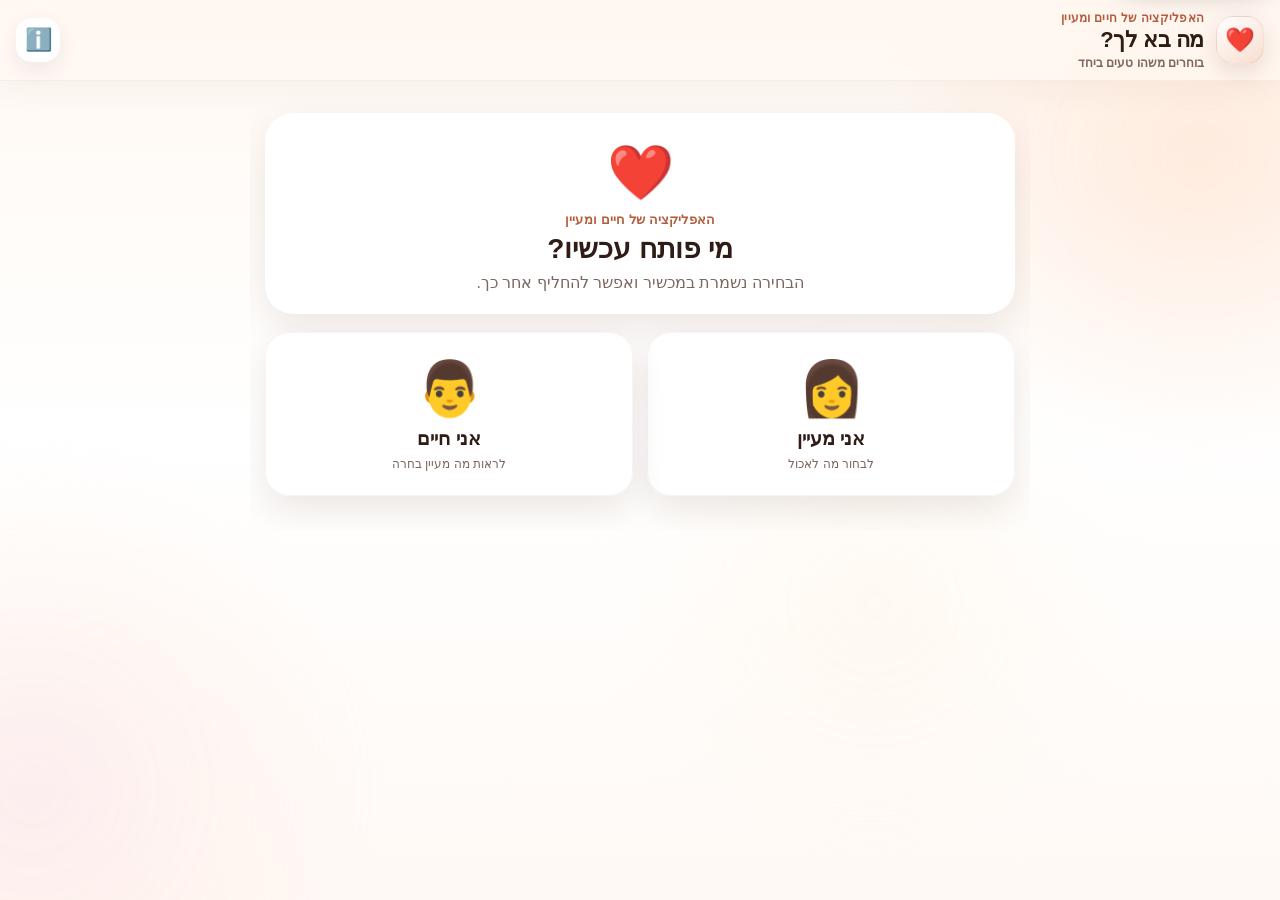
<file: index.html>
<!doctype html>
<html lang="he" dir="rtl" data-theme="light">
<head>
  <meta charset="utf-8">
  <meta name="viewport" content="width=device-width, initial-scale=1, viewport-fit=cover">
  <meta name="theme-color" content="#7a3d24">
  <meta name="apple-mobile-web-app-capable" content="yes">
  <meta name="apple-mobile-web-app-status-bar-style" content="default">
  <meta name="apple-mobile-web-app-title" content="מה בא לך?">
  <link rel="manifest" href="manifest.json">
  <link rel="apple-touch-icon" href="icons/icon-192.png">
  <link rel="stylesheet" href="style.css">
  <title>מה בא לך לאכול אהובתי?</title>
</head>
<body data-build="1.0.0-rc04-accessibility-polish">
  <a class="skip-link" href="#mainContent">דלגו לתוכן הראשי</a>
  <header class="topbar" role="banner">
    <div class="brand-block">
      <div id="headerAvatar" class="header-avatar" aria-hidden="true">❤️</div>
      <div class="brand-copy">
        <p id="headerEyebrow" class="eyebrow">האפליקציה שלנו</p>
        <h1 id="appTitle">מה בא לך לאכול?</h1>
        <p id="headerGreeting" class="header-greeting">בוחרים משהו טעים ביחד</p>
      </div>
    </div>
    <div class="header-actions">
      <a class="icon-btn about-link-btn" href="about.html" aria-label="אודות האפליקציה" title="אודות">ℹ️</a>
      <button id="switchRoleBtn" class="icon-btn profile-btn hidden" type="button" aria-label="החלפת משתמש">👤</button>
      <button id="backBtn" class="icon-btn hidden" type="button" aria-label="חזרה">←</button>
    </div>
  </header>

  <main class="app-shell" id="mainContent" tabindex="-1">
    <section id="roleView" class="role-screen hidden">
      <div class="role-intro">
        <div class="role-logo">❤️</div>
        <p class="eyebrow">האפליקציה של חיים ומעיין</p>
        <h2>מי פותח עכשיו?</h2>
        <p>הבחירה נשמרת במכשיר ואפשר להחליף אחר כך.</p>
      </div>
      <div class="role-grid">
        <button id="chooseMaayanBtn" class="role-card" type="button" aria-label="להיכנס כאני מעיין ולבחור מה לאכול">
          <span class="role-avatar">👩</span>
          <strong>אני מעיין</strong>
          <small>לבחור מה לאכול</small>
        </button>
        <button id="chooseHaimBtn" class="role-card" type="button" aria-label="להיכנס כאני חיים ולראות מה מעיין בחרה">
          <span class="role-avatar">👨</span>
          <strong>אני חיים</strong>
          <small>לראות מה מעיין בחרה</small>
        </button>
      </div>
    </section>

    <section id="loadingView" class="status-card hidden">
      <div class="spinner" aria-hidden="true"></div>
      <h2>טוען…</h2>
      <p>עוד רגע הכול מוכן</p>
    </section>

    <section id="errorView" class="status-card hidden" role="alert">
      <div class="status-emoji">😕</div>
      <h2>לא הצלחנו לטעון</h2>
      <p id="errorText">בדוק את החיבור ונסה שוב.</p>
      <button id="retryBtn" class="primary-btn" type="button">נסה שוב</button>
    </section>

    <section id="categoriesView" class="hidden">
      <div class="categories-intro">
        <div>
          <p class="eyebrow">מה מתחשק לך עכשיו?</p>
          <h2>בחרי סוג ארוחה</h2>
        </div>
        <div class="categories-actions">
          <button id="openFavoritesBtn" class="favorites-entry-btn" type="button" aria-label="המועדפים שלי">
            <span>❤️</span>
            <small>המועדפים שלי</small>
          </button>
          <button id="openJournalBtn" class="journal-entry-btn" type="button" aria-label="יומן הארוחות">
            <span>📖</span>
            <small>יומן הארוחות</small>
          </button>
          <button id="openInsightsBtn" class="insights-entry-btn" type="button" aria-label="התובנות שלנו">
            <span>📊</span>
            <small>התובנות שלנו</small>
          </button>
          <button id="openTimelineBtn" class="timeline-entry-btn" type="button" aria-label="ציר הזמן שלנו">
            <span>🕒</span>
            <small>ציר הזמן</small>
          </button>
          <span class="categories-sparkle" aria-hidden="true">✨</span>
        </div>
      </div>
      <div id="categoriesGrid" class="category-grid"></div>
    </section>




    <section id="timelineView" class="hidden">
      <div class="timeline-heading">
        <div>
          <p class="eyebrow">הארוחות שלכם לאורך הזמן</p>
          <h2>ציר הזמן שלנו 🕒</h2>
        </div>
        <span id="timelineCount" class="timeline-count">0 ארוחות</span>
      </div>

      <div id="timelineList" class="timeline-list"></div>

      <section id="timelineEmpty" class="timeline-empty hidden">
        <div class="status-emoji">🕒</div>
        <h2>ציר הזמן עדיין ריק</h2>
        <p>אחרי שתבחרו ארוחות, הן יופיעו כאן כמו אלבום קטן.</p>
        <button id="timelineHomeBtn" class="primary-btn" type="button">לבחירת מנות</button>
      </section>
    </section>

    <section id="insightsView" class="hidden">
      <div class="insights-heading">
        <div>
          <p class="eyebrow">ההרגלים שלכם במספרים</p>
          <h2>התובנות שלנו 📊</h2>
        </div>

        <span id="insightsPeriod" class="insights-period">כל התקופה</span>
      </div>


      <article id="insightOfDay" class="insight-of-day">
        <div class="insight-of-day-icon">🧠</div>
        <div>
          <p class="eyebrow">התובנה של היום</p>
          <h3 id="insightOfDayText">עוד רגע נכיר את ההרגלים שלכם</h3>
        </div>
      </article>

      <section class="weekly-chart-card">
        <div class="weekly-chart-heading">
          <div>
            <p class="eyebrow">7 הימים האחרונים</p>
            <h3>הבחירות השבועיות</h3>
          </div>
          <span id="weeklyTotal">0 בחירות</span>
        </div>

        <div id="weeklyChart" class="weekly-chart" aria-label="גרף בחירות בשבוע האחרון"></div>
      </section>




      <section class="prediction-section" aria-labelledby="predictionTitle">
        <article id="predictionCard" class="prediction-card">
          <div class="prediction-card-header">
            <div class="prediction-icon" aria-hidden="true">🔮</div>

            <div class="prediction-heading-copy">
              <p class="eyebrow">ההמלצה החכמה הבאה</p>
              <h3 id="predictionTitle">מה יתאים לכם עכשיו?</h3>
            </div>

            <span id="predictionConfidence" class="prediction-confidence">
              0% התאמה
            </span>
          </div>

          <div class="prediction-body">
            <div class="prediction-image-wrap">
              <span id="predictionEmoji" class="prediction-emoji">🍽️</span>
              <img id="predictionImage" class="hidden" alt="">
            </div>

            <div class="prediction-copy">
              <h4 id="predictionMealName">עדיין לומד אתכם</h4>
              <p id="predictionReason">
                אחרי עוד כמה בחירות אוכל לתת המלצה מדויקת יותר.
              </p>

              <div class="prediction-actions">
                <button id="predictionOpenBtn" class="primary-btn" type="button">
                  לראות את המנה
                </button>

                <button id="predictionRefreshBtn" class="secondary-btn" type="button">
                  הצעה אחרת
                </button>
              </div>
            </div>
          </div>
        </article>

        <article class="learning-score-card">
          <div class="learning-score-copy">
            <span class="learning-score-icon" aria-hidden="true">🧠</span>
            <div>
              <p class="eyebrow">Learning Score</p>
              <h3>
                האפליקציה מכירה
                <strong id="learningScore">0%</strong>
                מההרגלים שלכם
              </h3>
            </div>
          </div>

          <div class="learning-score-track" aria-hidden="true">
            <div id="learningScoreFill" class="learning-score-fill"></div>
          </div>

          <p id="learningScoreHint" class="learning-score-hint">
            כל בחירה נוספת משפרת את הדיוק.
          </p>
        </article>
      </section>

      <section class="journey-section" aria-labelledby="journeyTitle">
        <article class="journey-card">
          <div class="journey-card-header">
            <div>
              <p class="eyebrow">הסיפור שלכם באפליקציה</p>
              <h3 id="journeyTitle">המסע שלכם ❤️</h3>
            </div>
            <span class="journey-heart" aria-hidden="true">❤️</span>
          </div>

          <div class="journey-stats">
            <div class="journey-stat">
              <span>📅</span>
              <strong id="journeyDays">0</strong>
              <small>ימים ביחד</small>
            </div>

            <div class="journey-stat">
              <span>🍽️</span>
              <strong id="journeyMeals">0</strong>
              <small>ארוחות</small>
            </div>

            <div class="journey-stat">
              <span>🌍</span>
              <strong id="journeyUnique">0</strong>
              <small>מנות שונות</small>
            </div>

            <div class="journey-stat">
              <span>🏆</span>
              <strong id="journeyAchievements">0</strong>
              <small>הישגים</small>
            </div>
          </div>
        </article>

        <article id="rediscoverCard" class="rediscover-card hidden">
          <div class="rediscover-image-wrap">
            <span id="rediscoverEmoji" class="rediscover-emoji">🍽️</span>
            <img id="rediscoverImage" class="hidden" alt="">
          </div>

          <div class="rediscover-copy">
            <p class="eyebrow">אולי הגיע הזמן להחזיר אותה</p>
            <h3 id="rediscoverMealName">מנה מהעבר</h3>
            <p id="rediscoverReason">עבר הרבה זמן מאז שבחרתם אותה.</p>
            <button id="rediscoverBtn" class="primary-btn" type="button">
              🔄 בא לנו שוב
            </button>
          </div>
        </article>
      </section>

      <section class="achievements-section" aria-labelledby="achievementsTitle">
        <div class="achievements-heading">
          <div>
            <p class="eyebrow">הישגים שנפתחים לפי ההרגלים שלכם</p>
            <h3 id="achievementsTitle">ההישגים שלנו 🏆</h3>
          </div>

          <span id="achievementsSummary" class="achievements-summary">
            0 מתוך 0
          </span>
        </div>

        <div id="achievementsGrid" class="achievements-grid"></div>
      </section>

      <div id="insightsGrid" class="insights-grid">
        <article class="insight-card insight-card-featured">
          <div class="insight-card-icon">🏆</div>
          <div class="insight-card-copy">
            <span>המנה המובילה</span>
            <strong id="topMealName">—</strong>
            <small id="topMealCount">0 פעמים</small>
          </div>
        </article>

        <article class="insight-card">
          <div class="insight-card-icon">🔥</div>
          <div class="insight-card-copy">
            <span>רצף נוכחי</span>
            <strong id="currentStreak">0 ימים</strong>
            <small>בחירות רצופות</small>
          </div>
        </article>

        <article class="insight-card">
          <div class="insight-card-icon">🍽️</div>
          <div class="insight-card-copy">
            <span>החודש</span>
            <strong id="monthSelections">0</strong>
            <small>ארוחות נבחרו</small>
          </div>
        </article>

        <article class="insight-card">
          <div class="insight-card-icon">❤️</div>
          <div class="insight-card-copy">
            <span>מועדפים</span>
            <strong id="favoritesShare">0%</strong>
            <small>מהבחירות</small>
          </div>
        </article>

        <article class="insight-card">
          <div class="insight-card-icon">📚</div>
          <div class="insight-card-copy">
            <span>סה״כ בחירות</span>
            <strong id="totalSelections">0</strong>
            <small>מאז שהתחלתם</small>
          </div>
        </article>

        <article class="insight-card">
          <div class="insight-card-icon">🎨</div>
          <div class="insight-card-copy">
            <span>קטגוריה מובילה</span>
            <strong id="topCategory">—</strong>
            <small id="topCategoryCount">0 בחירות</small>
          </div>
        </article>
      </div>

      <section id="insightsEmpty" class="insights-empty hidden">
        <div class="status-emoji">📊</div>
        <h2>עדיין אין מספיק נתונים</h2>
        <p>אחרי כמה בחירות יופיעו כאן התובנות שלכם.</p>
        <button id="insightsHomeBtn" class="primary-btn" type="button">לבחירת מנות</button>
      </section>
    </section>

    <section id="journalView" class="hidden">
      <div class="journal-heading">
        <div>
          <p class="eyebrow">הבחירות שלכם לאורך הזמן</p>
          <h2>יומן הארוחות 📖</h2>
        </div>
        <span id="journalCount" class="journal-count">0 ארוחות</span>
      </div>

      <div id="journalList" class="journal-list"></div>

      <section id="journalEmpty" class="journal-empty hidden">
        <div class="status-emoji">🍽️</div>
        <h2>עוד אין ארוחות ביומן</h2>
        <p>אחרי שמעיין תבחר מנה, היא תופיע כאן אוטומטית.</p>
        <button id="journalHomeBtn" class="primary-btn" type="button">לבחירת מנות</button>
      </section>
    </section>

    <section id="favoritesView" class="hidden">
      <div class="favorites-heading">
        <div>
          <p class="eyebrow">כל מה שאהבת</p>
          <h2>המועדפים שלי ❤️</h2>
        </div>
        <span id="favoritesCount" class="favorites-count">0 מנות</span>
      </div>

      <div id="favoritesGrid" class="favorites-grid"></div>

      <section id="favoritesEmpty" class="favorites-empty hidden">
        <div class="status-emoji">🤍</div>
        <h2>עדיין אין מועדפים</h2>
        <p>לחצי על הלב בכרטיס של מנה והיא תופיע כאן.</p>
        <button id="favoritesHomeBtn" class="primary-btn" type="button">לבחירת מנות</button>
      </section>
    </section>

    <section id="mealsView" class="hidden swipe-view">
      <div class="swipe-heading">
        <div>
          <p class="eyebrow">החליקי שמאלה או ימינה</p>
          <h2 id="mealsTitle">מנות</h2>
        </div>
        <span id="swipeCounter" class="swipe-counter">1 מתוך 1</span>
      </div>

      <div id="swipeDeck" class="swipe-deck" aria-live="polite"></div>

      <div id="swipeActions" class="swipe-actions">
        <button id="skipMealBtn" class="swipe-action skip" type="button" aria-label="לא בא לי">
          <span>✕</span>
          <small>לא בא לי</small>
        </button>
        <button id="chooseMealBtn" class="swipe-action choose" type="button" aria-label="זה בדיוק מה שבא לי">
          <span>♥</span>
          <small>זה בדיוק מה שבא לי</small>
        </button>
      </div>

      <button id="shuffleDeckBtn" class="secondary-btn shuffle-deck-btn" type="button">
        🔀 ערבבי מחדש
      </button>

      <p id="emptyMeals" class="empty-message hidden">אין כרגע מנות בקטגוריה הזאת.</p>
    </section>


    <section id="rouletteView" class="roulette-view hidden" aria-live="polite">
      <div class="roulette-shell">
        <div class="roulette-brand">
          <span class="roulette-brain" aria-hidden="true">🧠</span>
          <div>
            <p class="eyebrow">Smart Shuffle</p>
            <h2>בוחר משהו טעים…</h2>
          </div>
        </div>

        <div class="roulette-window" aria-label="רולטת מנות">
          <div class="roulette-focus" aria-hidden="true"></div>
          <div id="rouletteReel" class="roulette-reel"></div>
        </div>

        <div id="rouletteReveal" class="roulette-reveal" aria-live="polite">
          <p id="rouletteStatus" class="roulette-status">
            מערבב את המנות
          </p>

          <div id="rouletteWinnerCopy" class="roulette-winner-copy hidden">
            <p class="roulette-winner-kicker">🧠 Smart Shuffle בחר בשבילכם</p>
            <h3 id="rouletteWinnerName"></h3>
            <p id="rouletteWinnerReason" class="roulette-winner-reason"></p>
          </div>
        </div>

        <button
          id="cancelRouletteBtn"
          class="secondary-btn roulette-cancel"
          type="button"
        >
          ביטול
        </button>
      </div>
    </section>

    <section id="choiceView" class="hidden">
      <article class="choice-card">
        <p class="eyebrow">הבחירה של מעיין</p>
        <div class="choice-image-wrap">
          <img id="choiceImage" alt="">
          <span id="choiceEmoji" class="choice-emoji">🍽️</span>
        </div>
        <h2 id="choiceName"></h2>
        <p id="choiceDescription"></p>
        <div id="choiceMeta" class="meta-row"></div>
        <button id="confirmBtn" class="primary-btn" type="button">בא לי את זה ❤️</button>
      </article>
    </section>

    <section id="successView" class="status-card hidden">
      <div class="success-icon">✓</div>
      <h2>הבחירה נשמרה</h2>
      <p id="successText"></p>
      <button id="homeBtn" class="primary-btn" type="button">לבחירה חדשה</button>
    </section>

    <section id="haimView" class="hidden">
      <div class="viewer-heading">
        <div>
          <p class="eyebrow">המסך של חיים</p>
          <h2>מה מעיין בחרה?</h2>
        </div>
        <button id="refreshSelectionBtn" class="secondary-btn" type="button">🔄 רענן</button>
      </div>

      <article id="latestSelectionCard" class="latest-card hidden">
        <div class="latest-image-wrap">
          <img id="latestSelectionImage" alt="">
          <span id="latestSelectionEmoji" class="choice-emoji">🍽️</span>
        </div>
        <p class="eyebrow">מעיין רוצה</p>
        <h2 id="latestSelectionName"></h2>
        <p id="latestSelectionTime" class="latest-time"></p>
        <p id="latestSelectionNotes" class="latest-notes hidden"></p>
        <span id="latestSelectionStatus" class="status-badge">חדש</span>
      </article>

      <section id="noSelectionCard" class="status-card hidden">
        <div class="status-emoji">🍽️</div>
        <h2>עדיין אין בחירה</h2>
        <p>ברגע שמעיין תבחר מנה היא תופיע כאן.</p>
      </section>

      <p id="autoRefreshText" class="auto-refresh-text">מתעדכן אוטומטית כל 20 שניות</p>
    </section>
  </main>

  <aside id="smartDebugPanel" class="smart-debug hidden" aria-live="polite">
    <div class="smart-debug-header">
      <strong>🧠 Smart Shuffle Debug</strong>
      <button id="closeSmartDebugBtn" type="button" aria-label="סגור">×</button>
    </div>
    <div id="smartDebugContent"></div>
  </aside>

  <div id="appToast" class="app-toast hidden" role="status" aria-live="polite"></div>

  <template id="cardTemplate">
    <button class="food-card" type="button">
      <div class="image-wrap"><img alt=""><span class="fallback-emoji">🍽️</span></div>
      <div class="card-content"><h3></h3><p></p></div>
    </button>
  </template>

  <script type="module" src="js/app.js"></script>

  <div id="toastHost" class="toast-host" aria-live="polite" aria-atomic="true"></div>

  <div id="celebrationHost" class="celebration-host hidden" aria-hidden="true">
    <div class="celebration-backdrop"></div>
    <section class="celebration-card" role="dialog" aria-modal="true" aria-labelledby="celebrationTitle">
      <div id="celebrationIcon" class="celebration-icon">🏆</div>
      <h2 id="celebrationTitle">כל הכבוד!</h2>
      <p id="celebrationMessage">פתחתם הישג חדש.</p>
      <button id="celebrationCloseBtn" class="primary-btn" type="button">איזה כיף</button>
      <div id="celebrationParticles" class="celebration-particles" aria-hidden="true"></div>
    </section>
  </div>

</body>
</html>
</file>
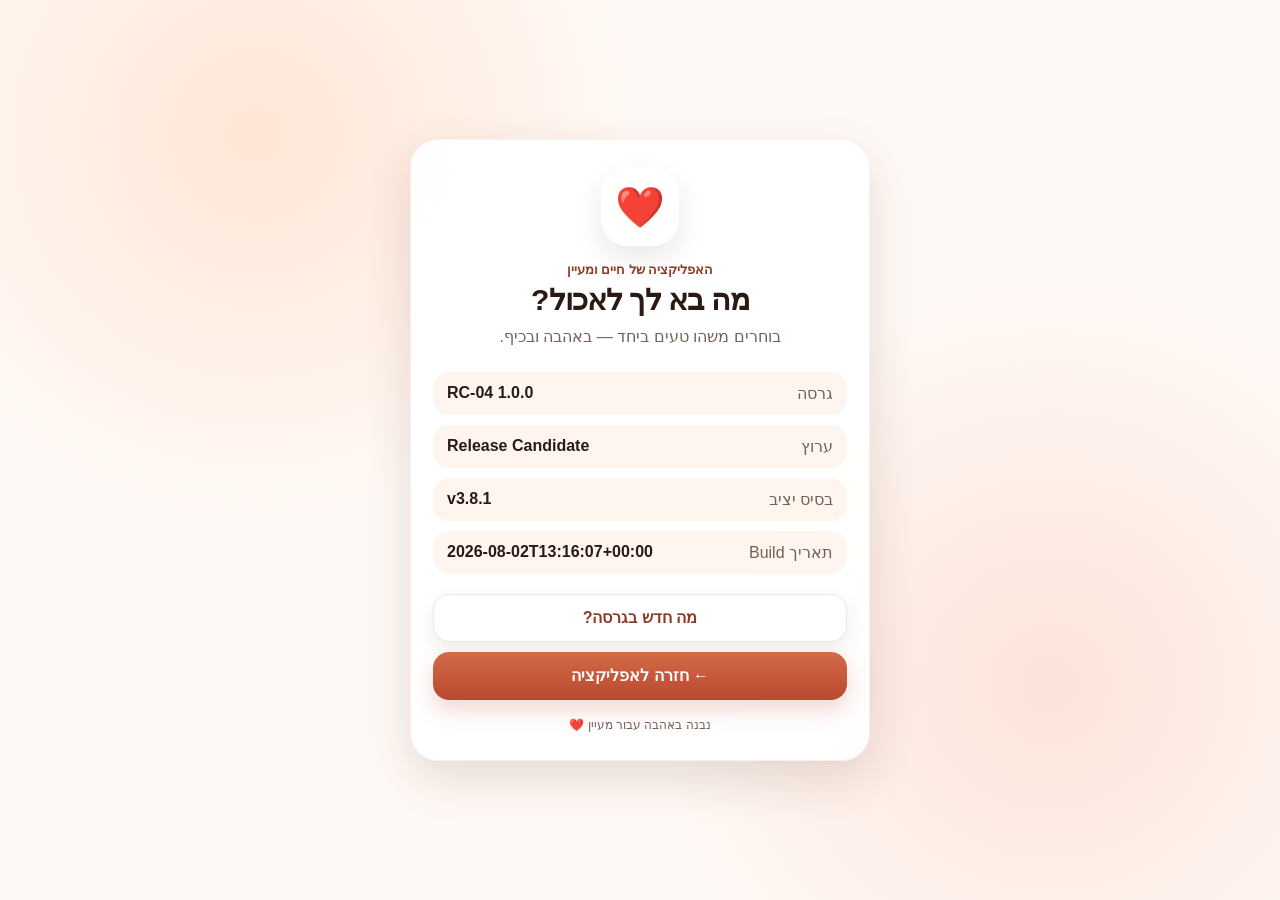
<file: about.html>
<!doctype html>
<html lang="he" dir="rtl">
<head>
  <meta charset="utf-8">
  <meta name="viewport" content="width=device-width, initial-scale=1, viewport-fit=cover">
  <meta name="theme-color" content="#7a3d24">
  <title>אודות — מה בא לך לאכול?</title>
  <style>
    :root {
      color-scheme: light;
      --bg:#fff9f5;
      --surface:rgba(255,255,255,.94);
      --text:#2b1a14;
      --muted:#756159;
      --accent:#c75b39;
      --accent-dark:#8c3c26;
      --shadow:0 18px 48px rgba(71,34,21,.14);
    }
    * { box-sizing:border-box; }
    .skip-link {
      position:fixed; top:8px; right:12px; z-index:20;
      padding:9px 12px; border-radius:12px;
      background:#2b1a14; color:#fff; text-decoration:none;
      font-weight:900; transform:translateY(-150%);
    }
    .skip-link:focus { transform:translateY(0); }
    a:focus-visible { outline:3px solid rgba(140,60,38,.72); outline-offset:3px; }
    body {
      min-height:100dvh;
      margin:0;
      display:grid;
      place-items:center;
      padding:max(22px,env(safe-area-inset-top))
              max(18px,env(safe-area-inset-right))
              max(22px,env(safe-area-inset-bottom))
              max(18px,env(safe-area-inset-left));
      font-family:Arial,"Noto Sans Hebrew",sans-serif;
      color:var(--text);
      background:
        radial-gradient(circle at 20% 15%,rgba(255,215,191,.58),transparent 30%),
        radial-gradient(circle at 82% 76%,rgba(247,196,179,.42),transparent 32%),
        var(--bg);
    }
    main {
      width:min(100%,460px);
      padding:28px 22px;
      border:1px solid rgba(123,67,43,.07);
      border-radius:28px;
      background:var(--surface);
      box-shadow:var(--shadow);
      text-align:center;
      backdrop-filter:blur(14px);
    }
    .logo {
      width:78px;
      height:78px;
      display:grid;
      place-items:center;
      margin:0 auto 16px;
      border-radius:26px;
      background:#fff;
      box-shadow:0 12px 28px rgba(71,34,21,.10);
      font-size:40px;
    }
    .eyebrow {
      margin:0 0 5px;
      color:var(--accent-dark);
      font-size:13px;
      font-weight:800;
    }
    h1 {
      margin:0;
      font-size:30px;
      letter-spacing:-.03em;
    }
    .subtitle {
      margin:8px 0 22px;
      color:var(--muted);
      line-height:1.55;
    }
    .info {
      display:grid;
      gap:10px;
      margin:0 0 20px;
      text-align:right;
    }
    .row {
      display:flex;
      justify-content:space-between;
      gap:16px;
      padding:12px 14px;
      border-radius:16px;
      background:rgba(255,244,237,.86);
    }
    .row span { color:var(--muted); }
    .row strong { text-align:left; overflow-wrap:anywhere; }
    .about-actions {
      display:grid;
      gap:10px;
    }
    .back {
      width:100%;
      min-height:48px;
      display:inline-flex;
      align-items:center;
      justify-content:center;
      border-radius:16px;
      background:linear-gradient(180deg,#d36b47,#b94830);
      color:#fff;
      text-decoration:none;
      font-weight:900;
      box-shadow:0 10px 22px rgba(185,72,48,.22);
    }
    .back.secondary {
      background:#fff;
      color:var(--accent-dark);
      border:1px solid rgba(123,67,43,.12);
      box-shadow:0 8px 20px rgba(71,34,21,.08);
    }
    footer {
      margin-top:18px;
      color:var(--muted);
      font-size:12px;
    }
  </style>
</head>
<body>
  <a href="#mainContent" class="skip-link">דלגו לתוכן הראשי</a>
  <main id="mainContent">
    <div class="logo">❤️</div>
    <p class="eyebrow">האפליקציה של חיים ומעיין</p>
    <h1>מה בא לך לאכול?</h1>
    <p class="subtitle">בוחרים משהו טעים ביחד — באהבה ובכיף.</p>

    <section class="info" aria-label="פרטי גרסה">
      <div class="row"><span>גרסה</span><strong>1.0.0 RC‑04</strong></div>
      <div class="row"><span>ערוץ</span><strong>Release Candidate</strong></div>
      <div class="row"><span>בסיס יציב</span><strong>v3.8.1</strong></div>
      <div class="row"><span>תאריך Build</span><strong>2026-08-02T13:16:07+00:00</strong></div>
    </section>

    <div class="about-actions">
      <a class="back secondary" href="release-notes.html">מה חדש בגרסה?</a>
      <a class="back" href="index.html">← חזרה לאפליקציה</a>
    </div>
    <footer>נבנה באהבה עבור מעיין ❤️</footer>
  </main>
</body>
</html>
</file>
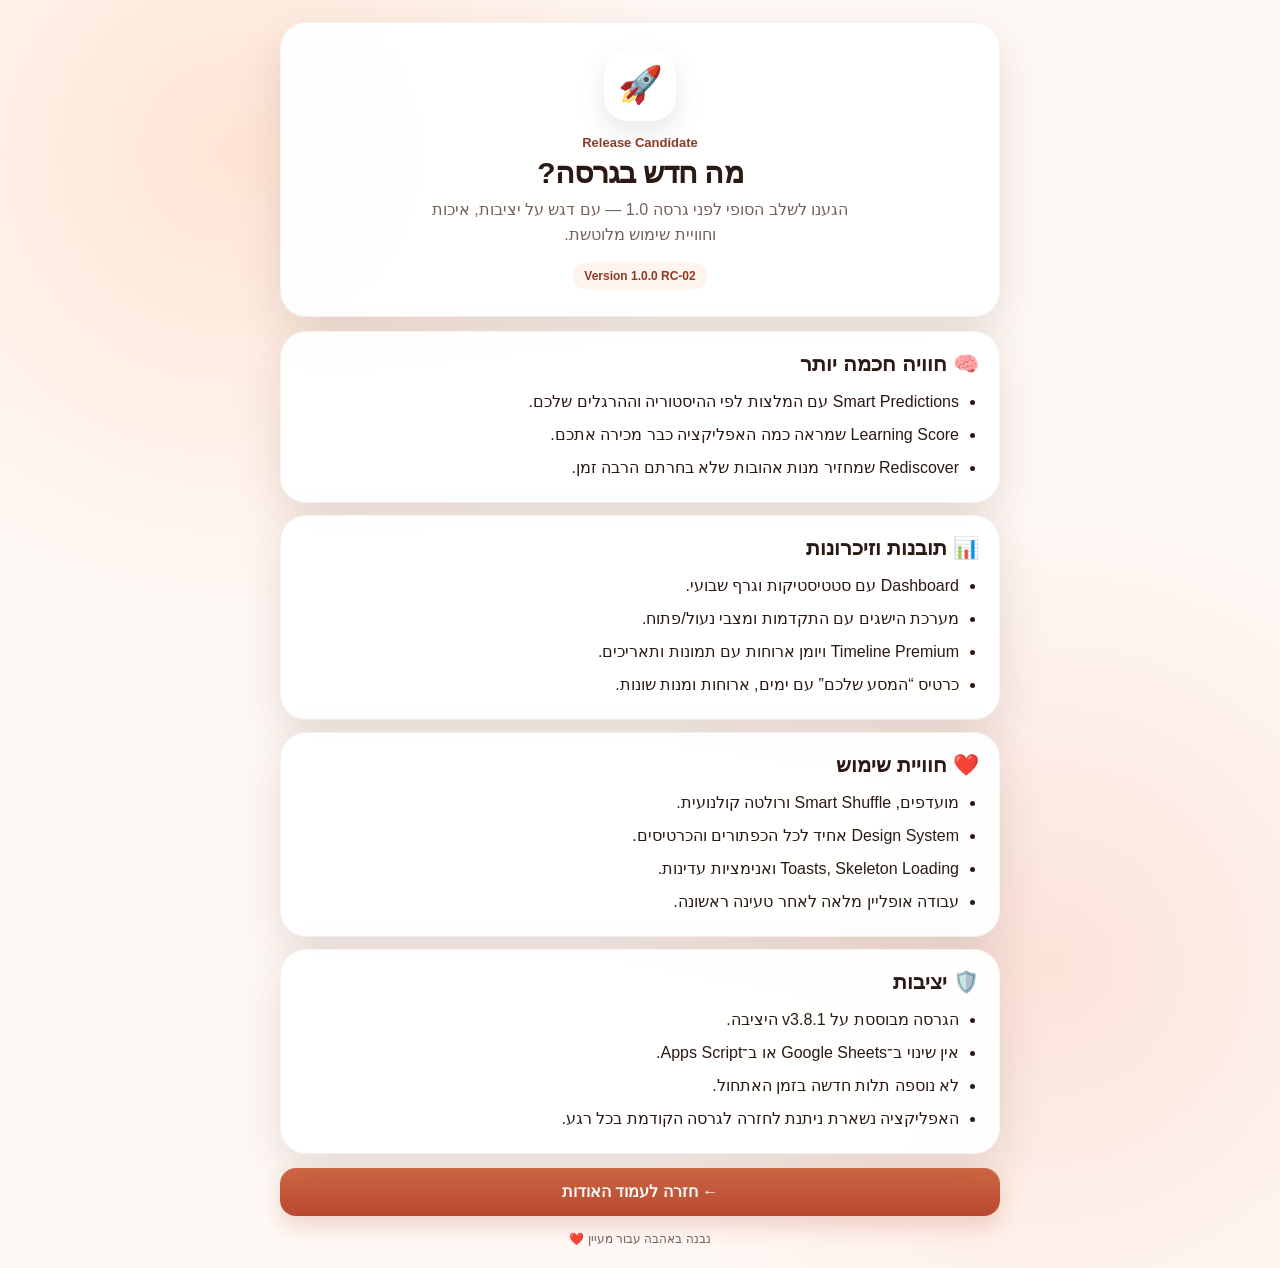
<file: release-notes.html>
<!doctype html>
<html lang="he" dir="rtl">
<head>
  <meta charset="utf-8">
  <meta name="viewport" content="width=device-width, initial-scale=1, viewport-fit=cover">
  <meta name="theme-color" content="#7a3d24">
  <title>מה חדש — מה בא לך לאכול?</title>
  <style>
    :root {
      color-scheme: light;
      --bg:#fff9f5;
      --surface:rgba(255,255,255,.95);
      --text:#2b1a14;
      --muted:#756159;
      --accent:#c75b39;
      --accent-dark:#8c3c26;
      --shadow:0 18px 48px rgba(71,34,21,.14);
    }
    * { box-sizing:border-box; }
    .skip-link {
      position:fixed; top:8px; right:12px; z-index:20;
      padding:9px 12px; border-radius:12px;
      background:#2b1a14; color:#fff; text-decoration:none;
      font-weight:900; transform:translateY(-150%);
    }
    .skip-link:focus { transform:translateY(0); }
    a:focus-visible { outline:3px solid rgba(140,60,38,.72); outline-offset:3px; }
    body {
      min-height:100dvh;
      margin:0;
      padding:max(22px,env(safe-area-inset-top))
              max(18px,env(safe-area-inset-right))
              max(22px,env(safe-area-inset-bottom))
              max(18px,env(safe-area-inset-left));
      font-family:Arial,"Noto Sans Hebrew",sans-serif;
      color:var(--text);
      background:
        radial-gradient(circle at 18% 12%,rgba(255,215,191,.58),transparent 30%),
        radial-gradient(circle at 82% 76%,rgba(247,196,179,.42),transparent 32%),
        var(--bg);
    }
    main {
      width:min(100%,720px);
      margin:0 auto;
    }
    header,
    section {
      border:1px solid rgba(123,67,43,.07);
      border-radius:26px;
      background:var(--surface);
      box-shadow:var(--shadow);
      backdrop-filter:blur(14px);
    }
    header {
      padding:26px 22px;
      text-align:center;
      margin-bottom:14px;
    }
    .logo {
      width:72px;
      height:72px;
      display:grid;
      place-items:center;
      margin:0 auto 14px;
      border-radius:24px;
      background:#fff;
      box-shadow:0 12px 28px rgba(71,34,21,.10);
      font-size:36px;
    }
    .eyebrow {
      margin:0 0 5px;
      color:var(--accent-dark);
      font-size:13px;
      font-weight:800;
    }
    h1 {
      margin:0;
      font-size:30px;
      letter-spacing:-.03em;
    }
    .intro {
      margin:8px auto 0;
      max-width:48ch;
      color:var(--muted);
      line-height:1.55;
    }
    section {
      padding:20px;
      margin-bottom:12px;
    }
    h2 {
      margin:0 0 12px;
      font-size:21px;
    }
    ul {
      margin:0;
      padding:0 20px 0 0;
      line-height:1.75;
    }
    li + li { margin-top:5px; }
    .version {
      display:inline-flex;
      align-items:center;
      justify-content:center;
      margin-top:14px;
      padding:7px 11px;
      border-radius:999px;
      background:rgba(255,244,237,.92);
      color:var(--accent-dark);
      font-size:12px;
      font-weight:900;
    }
    .back {
      width:100%;
      min-height:48px;
      display:inline-flex;
      align-items:center;
      justify-content:center;
      margin-top:2px;
      border-radius:16px;
      background:linear-gradient(180deg,#d36b47,#b94830);
      color:#fff;
      text-decoration:none;
      font-weight:900;
      box-shadow:0 10px 22px rgba(185,72,48,.22);
    }
    footer {
      margin-top:16px;
      color:var(--muted);
      text-align:center;
      font-size:12px;
    }
  </style>
</head>
<body>
  <a href="#mainContent" class="skip-link">דלגו לתוכן הראשי</a>
  <main id="mainContent">
    <header>
      <div class="logo">🚀</div>
      <p class="eyebrow">Release Candidate</p>
      <h1>מה חדש בגרסה?</h1>
      <p class="intro">הגענו לשלב הסופי לפני גרסה 1.0 — עם דגש על יציבות, איכות וחוויית שימוש מלוטשת.</p>
      <span class="version">Version 1.0.0 RC‑02</span>
    </header>

    <section>
      <h2>🧠 חוויה חכמה יותר</h2>
      <ul>
        <li>Smart Predictions עם המלצות לפי ההיסטוריה וההרגלים שלכם.</li>
        <li>Learning Score שמראה כמה האפליקציה כבר מכירה אתכם.</li>
        <li>Rediscover שמחזיר מנות אהובות שלא בחרתם הרבה זמן.</li>
      </ul>
    </section>

    <section>
      <h2>📊 תובנות וזיכרונות</h2>
      <ul>
        <li>Dashboard עם סטטיסטיקות וגרף שבועי.</li>
        <li>מערכת הישגים עם התקדמות ומצבי נעול/פתוח.</li>
        <li>Timeline Premium ויומן ארוחות עם תמונות ותאריכים.</li>
        <li>כרטיס “המסע שלכם” עם ימים, ארוחות ומנות שונות.</li>
      </ul>
    </section>

    <section>
      <h2>❤️ חוויית שימוש</h2>
      <ul>
        <li>מועדפים, Smart Shuffle ורולטה קולנועית.</li>
        <li>Design System אחיד לכל הכפתורים והכרטיסים.</li>
        <li>Toasts, Skeleton Loading ואנימציות עדינות.</li>
        <li>עבודה אופליין מלאה לאחר טעינה ראשונה.</li>
      </ul>
    </section>

    <section>
      <h2>🛡️ יציבות</h2>
      <ul>
        <li>הגרסה מבוססת על v3.8.1 היציבה.</li>
        <li>אין שינוי ב־Google Sheets או ב־Apps Script.</li>
        <li>לא נוספה תלות חדשה בזמן האתחול.</li>
        <li>האפליקציה נשארת ניתנת לחזרה לגרסה הקודמת בכל רגע.</li>
      </ul>
    </section>

    <a class="back" href="about.html">← חזרה לעמוד האודות</a>
    <footer>נבנה באהבה עבור מעיין ❤️</footer>
  </main>
</body>
</html>
</file>
<file: style.css>
:root{
  --color-bg:#fff8f2;
  --color-surface:#ffffff;
  --color-surface-soft:#fffaf7;
  --color-primary:#c85f3b;
  --color-primary-dark:#7a3d24;
  --color-text:#2f1c16;
  --color-text-muted:#7c675f;
  --color-success:#27742d;
  --color-danger:#c14b4d;

  --radius-sm:14px;
  --radius-md:20px;
  --radius-lg:28px;
  --radius-xl:30px;

  --shadow-sm:0 7px 20px rgba(79,39,24,.09);
  --shadow-md:0 10px 28px rgba(79,39,24,.12);
  --shadow-lg:0 20px 48px rgba(71,31,17,.17);

  --font-xs:12px;
  --font-sm:13px;
  --font-md:17px;
  --font-lg:25px;
  --font-xl:29px;

  --motion-fast:.15s;
  --motion-medium:.32s;
}

html[data-theme="light"]{
  color-scheme:light;
}

*{box-sizing:border-box}html{background:var(--color-bg)}body{margin:0;font-family:-apple-system,BlinkMacSystemFont,"Segoe UI",Arial,sans-serif;background:linear-gradient(180deg,#fff8f2 0%,#fff 48%);color:var(--color-text);min-height:100vh}.topbar{position:sticky;top:0;z-index:10;display:flex;align-items:center;justify-content:space-between;padding:calc(16px + env(safe-area-inset-top)) 18px 14px;background:rgba(255,248,242,.92);backdrop-filter:blur(18px);border-bottom:1px solid rgba(122,61,36,.08)}h1,h2,h3,p{margin-top:0}.topbar h1{font-size:25px;margin-bottom:0}.eyebrow{color:#b45d3d;font-size:13px;font-weight:800;margin-bottom:4px}.app-shell{width:min(780px,100%);margin:auto;padding:20px 16px calc(32px + env(safe-area-inset-bottom))}.grid{display:grid;grid-template-columns:repeat(2,minmax(0,1fr));gap:14px}.food-card{padding:0;border:0;text-align:right;background:#fff;border-radius:22px;overflow:hidden;box-shadow:0 10px 28px rgba(79,39,24,.10);cursor:pointer;color:inherit;transition:transform .15s ease,box-shadow .15s ease}.food-card:active{transform:scale(.985)}.image-wrap{position:relative;aspect-ratio:1.2/1;background:#f4e3d8;display:grid;place-items:center;overflow:hidden}.image-wrap img{width:100%;height:100%;object-fit:cover}.fallback-emoji{position:absolute;font-size:54px}.card-content{padding:12px}.card-content h3{font-size:17px;margin-bottom:5px}.card-content p{font-size:13px;color:var(--color-text-muted);margin:0;min-height:18px}.section-heading{display:flex;align-items:center;justify-content:space-between;gap:12px}.primary-btn,.secondary-btn,.icon-btn{border:0;border-radius:16px;font-weight:800;cursor:pointer}.primary-btn{width:100%;padding:15px 18px;background:var(--color-primary);color:#fff;font-size:17px}.secondary-btn{padding:11px 13px;background:#f5dfd2;color:var(--color-primary-dark)}.icon-btn{width:42px;height:42px;background:#fff;color:var(--color-primary-dark);font-size:22px;box-shadow:0 6px 18px rgba(79,39,24,.1)}.choice-card,.status-card{background:#fff;border-radius:28px;padding:18px;box-shadow:0 14px 38px rgba(79,39,24,.12)}.choice-image-wrap{position:relative;width:100%;aspect-ratio:1.2/1;background:#f4e3d8;border-radius:20px;overflow:hidden;display:grid;place-items:center;margin-bottom:16px}.choice-image-wrap img{width:100%;height:100%;object-fit:cover}.choice-emoji{position:absolute;font-size:70px}.choice-card h2{font-size:27px;margin-bottom:8px}.choice-card p:not(.eyebrow){color:#6f5b53;line-height:1.55}.meta-row{display:flex;flex-wrap:wrap;gap:8px;margin:14px 0}.meta-pill{background:#fff1e9;color:var(--color-primary-dark);border-radius:999px;padding:7px 10px;font-size:12px;font-weight:700}.status-card{text-align:center;padding:36px 22px}.success-icon{width:72px;height:72px;margin:0 auto 18px;border-radius:50%;display:grid;place-items:center;background:#dff3df;color:#27742d;font-size:38px;font-weight:900}.status-emoji{font-size:54px;margin-bottom:12px}.spinner{width:44px;height:44px;margin:0 auto 18px;border:4px solid #f3d8ca;border-top-color:#c85f3b;border-radius:50%;animation:spin .9s linear infinite}.empty-message{text-align:center;color:var(--color-text-muted);padding:28px}.hidden{display:none!important}@keyframes spin{to{transform:rotate(360deg)}}@media(min-width:650px){.grid{grid-template-columns:repeat(3,minmax(0,1fr))}}.header-actions{display:flex;gap:8px;align-items:center}.role-screen{padding-top:10px}.role-intro{text-align:center;background:#fff;border-radius:28px;padding:28px 18px 22px;box-shadow:0 14px 38px rgba(79,39,24,.10);margin-bottom:18px}.role-logo{font-size:54px;margin-bottom:8px}.role-intro h2{font-size:28px;margin-bottom:8px}.role-intro>p:last-child{color:var(--color-text-muted);margin-bottom:0}.role-grid{display:grid;grid-template-columns:repeat(2,minmax(0,1fr));gap:14px}.role-card{border:0;background:#fff;border-radius:24px;padding:24px 12px;box-shadow:0 10px 28px rgba(79,39,24,.10);color:var(--color-text);display:flex;flex-direction:column;align-items:center;gap:7px;cursor:pointer}.role-card:active{transform:scale(.985)}.role-avatar{font-size:54px}.role-card strong{font-size:19px}.role-card small{font-size:12px;color:var(--color-text-muted)}.viewer-heading{display:flex;justify-content:space-between;align-items:center;gap:12px;margin-bottom:16px}.latest-card{background:#fff;border-radius:28px;padding:18px;box-shadow:0 14px 38px rgba(79,39,24,.12)}.latest-image-wrap{position:relative;width:100%;aspect-ratio:1.2/1;background:#f4e3d8;border-radius:20px;overflow:hidden;display:grid;place-items:center;margin-bottom:16px}.latest-image-wrap img{width:100%;height:100%;object-fit:cover}.latest-card h2{font-size:30px;margin-bottom:8px}.latest-time{color:var(--color-text-muted);margin-bottom:12px}.latest-notes{background:#fff1e9;border-radius:14px;padding:11px;color:#6e493b}.status-badge{display:inline-block;border-radius:999px;padding:7px 12px;background:#dff3df;color:#27742d;font-size:12px;font-weight:800}.auto-refresh-text{text-align:center;color:#9b8177;font-size:12px;margin-top:14px}.primary-btn:disabled,.secondary-btn:disabled{opacity:.65;cursor:wait}@media(max-width:420px){.role-grid{grid-template-columns:1fr}}

/* v1.2 — professional header */
.topbar{min-height:108px;padding:calc(14px + env(safe-area-inset-top)) 16px 14px;background:linear-gradient(135deg,rgba(255,248,242,.97),rgba(255,238,227,.94));box-shadow:0 8px 30px rgba(85,42,25,.08)}
.brand-block{display:flex;align-items:center;gap:12px;min-width:0}
.header-avatar{width:48px;height:48px;flex:0 0 48px;border-radius:17px;display:grid;place-items:center;font-size:24px;background:linear-gradient(145deg,#fff,#f8ddcf);border:1px solid rgba(180,93,61,.14);box-shadow:0 8px 20px rgba(122,61,36,.14)}
.brand-copy{min-width:0}
.brand-copy .eyebrow{margin-bottom:2px;font-size:12px;letter-spacing:.02em}
.topbar h1{font-size:22px;line-height:1.15;white-space:nowrap;overflow:hidden;text-overflow:ellipsis;max-width:min(58vw,430px)}
.header-greeting{margin:4px 0 0;color:#80665c;font-size:12px;font-weight:600;white-space:nowrap;overflow:hidden;text-overflow:ellipsis;max-width:min(58vw,430px)}
.profile-btn{background:linear-gradient(145deg,#fff,#fff4ee)}
@media(max-width:420px){.topbar{min-height:102px}.header-avatar{width:44px;height:44px;flex-basis:44px;border-radius:15px}.topbar h1{font-size:20px;max-width:52vw}.header-greeting{max-width:52vw}}


/* v1.2 step 2 — rich category cards */
.categories-intro{
  display:flex;
  align-items:center;
  justify-content:space-between;
  gap:16px;
  margin:2px 2px 18px;
}
.categories-intro h2{
  margin:0;
  font-size:27px;
  line-height:1.15;
}
.categories-intro .eyebrow{
  margin-bottom:5px;
}
.categories-sparkle{
  width:48px;
  height:48px;
  flex:0 0 48px;
  display:grid;
  place-items:center;
  border-radius:18px;
  font-size:23px;
  background:linear-gradient(145deg,#fff,#ffece1);
  box-shadow:0 9px 25px rgba(122,61,36,.12);
}
.category-grid{
  display:grid;
  grid-template-columns:repeat(2,minmax(0,1fr));
  gap:16px;
}
.category-card{
  --category-a:#f0a46e;
  --category-b:#d76543;
  position:relative;
  padding:0;
  border:0;
  border-radius:25px;
  overflow:hidden;
  color:var(--color-text);
  background:#fff;
  text-align:right;
  cursor:pointer;
  box-shadow:0 13px 32px rgba(79,39,24,.13);
  transform:translateY(0);
  opacity:0;
  animation:categoryIn .45s cubic-bezier(.2,.8,.2,1) forwards;
  animation-delay:calc(var(--card-index,0) * 55ms);
  -webkit-tap-highlight-color:transparent;
  transition:transform .18s ease,box-shadow .18s ease;
}
.category-card:active{
  transform:scale(.965);
  box-shadow:0 7px 18px rgba(79,39,24,.14);
}
.category-visual{
  position:relative;
  aspect-ratio:1.45/1;
  display:grid;
  place-items:center;
  overflow:hidden;
  background:
    radial-gradient(circle at 78% 20%,rgba(255,255,255,.4),transparent 30%),
    linear-gradient(135deg,var(--category-a),var(--category-b));
}
.category-image{
  position:absolute;
  inset:0;
  width:100%;
  height:100%;
  object-fit:cover;
  opacity:0;
  transform:scale(1.04);
  transition:opacity .25s ease,transform .4s ease;
}
.category-image.is-loaded{
  opacity:1;
}
.category-card:hover .category-image.is-loaded{
  transform:scale(1.08);
}
.category-overlay{
  position:absolute;
  inset:0;
  background:linear-gradient(180deg,rgba(34,15,8,.02),rgba(34,15,8,.28));
}
.category-emoji{
  position:relative;
  z-index:1;
  font-size:62px;
  filter:drop-shadow(0 8px 10px rgba(55,20,8,.2));
  transform:translateY(2px);
}
.category-emoji.is-hidden{
  opacity:0;
}
.category-count{
  position:absolute;
  z-index:2;
  top:10px;
  left:10px;
  padding:7px 10px;
  border-radius:999px;
  color:#fff;
  font-size:11px;
  font-weight:850;
  background:rgba(43,20,12,.48);
  backdrop-filter:blur(10px);
  border:1px solid rgba(255,255,255,.22);
}
.category-content{
  min-height:85px;
  padding:13px 14px 15px;
  background:linear-gradient(180deg,#fff,#fffaf7);
}
.category-content h3{
  margin:0 0 5px;
  font-size:20px;
  line-height:1.15;
}
.category-content p{
  margin:0;
  color:#806b62;
  font-size:13px;
  line-height:1.35;
}
.category-card[data-category="breakfast"]{--category-a:#ffd982;--category-b:#f1a64b}
.category-card[data-category="lunch"]{--category-a:#ffad72;--category-b:#e06443}
.category-card[data-category="dinner"]{--category-a:#7695b6;--category-b:#344d70}
.category-card[data-category="snack"]{--category-a:#f4a2b3;--category-b:#cf607e}
.category-card[data-category="dessert"]{--category-a:#f7b3d4;--category-b:#c968a1}
.category-card[data-category="drink"]{--category-a:#81d8ea;--category-b:#3c9bbb}
.category-card[data-category="surprise"]{--category-a:#b89bf0;--category-b:#7551b5}
@keyframes categoryIn{
  from{opacity:0;transform:translateY(14px)}
  to{opacity:1;transform:translateY(0)}
}
@media(max-width:420px){
  .category-grid{gap:13px}
  .category-card{border-radius:22px}
  .category-emoji{font-size:52px}
  .category-content{min-height:80px;padding:12px}
  .category-content h3{font-size:18px}
  .category-count{top:8px;left:8px;padding:6px 8px;font-size:10px}
}
@media(min-width:700px){
  .category-grid{grid-template-columns:repeat(3,minmax(0,1fr))}
}


/* v1.3 step 1 — swipe meal deck */
.swipe-view{
  overflow:hidden;
}
.swipe-heading{
  display:flex;
  align-items:flex-end;
  justify-content:space-between;
  gap:14px;
  margin-bottom:14px;
}
.swipe-heading h2{
  margin:0;
  font-size:29px;
}
.swipe-counter{
  flex:0 0 auto;
  padding:8px 11px;
  border-radius:999px;
  background:#fff;
  color:var(--color-primary-dark);
  font-size:12px;
  font-weight:850;
  box-shadow:0 7px 20px rgba(79,39,24,.09);
}
.swipe-deck{
  position:relative;
  width:100%;
  min-height:min(65vh,570px);
  margin:0 auto 18px;
  perspective:1200px;
}
.swipe-card{
  position:absolute;
  inset:0;
  display:flex;
  flex-direction:column;
  border-radius:30px;
  overflow:hidden;
  background:#fff;
  box-shadow:0 20px 48px rgba(71,31,17,.17);
  touch-action:none;
  user-select:none;
  transform-origin:50% 100%;
  will-change:transform,opacity;
  transition:transform .32s cubic-bezier(.2,.85,.2,1),opacity .25s ease;
}
.swipe-card:nth-last-child(2){
  transform:translateY(12px) scale(.965);
  opacity:.72;
}
.swipe-card:nth-last-child(3){
  transform:translateY(24px) scale(.93);
  opacity:.42;
}
.swipe-card.is-dragging{
  transition:none;
}
.swipe-card.is-exiting-left{
  transform:translate(-135%,12px) rotate(-18deg)!important;
  opacity:0;
}
.swipe-card.is-exiting-right{
  transform:translate(135%,12px) rotate(18deg)!important;
  opacity:0;
}
.swipe-card-image{
  position:relative;
  flex:1 1 62%;
  min-height:310px;
  overflow:hidden;
  background:
    radial-gradient(circle at 75% 20%,rgba(255,255,255,.55),transparent 28%),
    linear-gradient(140deg,#f4d3bd,#d88158);
  display:grid;
  place-items:center;
}
.swipe-card-image img{
  position:absolute;
  inset:0;
  width:100%;
  height:100%;
  object-fit:cover;
}
.swipe-card-emoji{
  font-size:82px;
  filter:drop-shadow(0 12px 18px rgba(70,30,15,.22));
}
.swipe-card-stamp{
  position:absolute;
  top:24px;
  padding:9px 16px;
  border:4px solid currentColor;
  border-radius:12px;
  font-size:24px;
  font-weight:950;
  letter-spacing:.04em;
  opacity:0;
  transform:rotate(-11deg) scale(.85);
  transition:opacity .08s linear;
  background:rgba(255,255,255,.84);
  backdrop-filter:blur(8px);
}
.swipe-card-stamp.like{
  right:22px;
  color:#2c9b58;
}
.swipe-card-stamp.nope{
  left:22px;
  color:#d84f50;
  transform:rotate(11deg) scale(.85);
}
.swipe-card-body{
  flex:0 0 auto;
  padding:18px 18px 20px;
}
.swipe-card-title-row{
  display:flex;
  align-items:flex-start;
  justify-content:space-between;
  gap:12px;
}
.swipe-card-title-row h3{
  margin:0;
  font-size:28px;
  line-height:1.1;
}
.swipe-favorite{
  flex:0 0 auto;
  font-size:22px;
}
.swipe-card-description{
  margin:9px 0 14px;
  color:#745f57;
  line-height:1.5;
}
.swipe-card-meta{
  display:flex;
  flex-wrap:wrap;
  gap:8px;
}
.swipe-actions{
  display:grid;
  grid-template-columns:1fr 1.7fr;
  gap:12px;
  margin-top:4px;
}
.swipe-action{
  min-height:64px;
  border:0;
  border-radius:22px;
  display:flex;
  align-items:center;
  justify-content:center;
  gap:9px;
  font-weight:900;
  cursor:pointer;
  box-shadow:0 10px 26px rgba(70,30,15,.12);
}
.swipe-action span{
  font-size:25px;
  line-height:1;
}
.swipe-action small{
  font-size:13px;
  font-weight:900;
}
.swipe-action.skip{
  background:#fff;
  color:#c14b4d;
}
.swipe-action.choose{
  background:linear-gradient(135deg,#d96d47,#bd4d35);
  color:#fff;
}
.swipe-action:active{
  transform:scale(.97);
}
.shuffle-deck-btn{
  display:block;
  margin:13px auto 0;
}
.swipe-finished{
  position:absolute;
  inset:0;
  display:grid;
  place-items:center;
  text-align:center;
  padding:30px;
  border-radius:30px;
  background:#fff;
  box-shadow:0 16px 40px rgba(71,31,17,.12);
}
.swipe-finished .status-emoji{
  margin-bottom:10px;
}
@media(max-width:420px){
  .swipe-deck{min-height:550px}
  .swipe-card-image{min-height:300px}
  .swipe-card-title-row h3{font-size:25px}
  .swipe-actions{grid-template-columns:1fr 1.55fr}
  .swipe-action small{font-size:12px}
}


/* v1.5 — favorites */
.swipe-favorite{
  flex:0 0 auto;
  width:46px;
  height:46px;
  display:grid;
  place-items:center;
  padding:0;
  border:0;
  border-radius:16px;
  background:var(--color-surface-soft);
  font-size:24px;
  cursor:pointer;
  box-shadow:var(--shadow-sm);
  transition:
    transform var(--motion-fast) ease,
    background var(--motion-fast) ease;
  -webkit-tap-highlight-color:transparent;
}
.swipe-favorite:active{
  transform:scale(.88);
}
.swipe-favorite[aria-pressed="true"]{
  background:#fff0f2;
}


/* v1.6 — favorites screen */
.categories-actions{display:flex;align-items:center;gap:10px}
.favorites-entry-btn{
  min-height:48px;padding:7px 11px;border:0;border-radius:18px;
  display:flex;flex-direction:column;align-items:center;justify-content:center;
  background:linear-gradient(145deg,#fff,#fff0f2);color:var(--color-primary-dark);
  box-shadow:var(--shadow-sm);cursor:pointer;-webkit-tap-highlight-color:transparent
}
.favorites-entry-btn span{font-size:20px;line-height:1}
.favorites-entry-btn small{font-size:9px;font-weight:900;margin-top:3px;white-space:nowrap}
.favorites-entry-btn:active{transform:scale(.95)}
.favorites-heading{display:flex;align-items:flex-end;justify-content:space-between;gap:14px;margin-bottom:18px}
.favorites-heading h2{font-size:29px;margin:0}
.favorites-count{padding:8px 11px;border-radius:999px;background:var(--color-surface);color:var(--color-primary-dark);font-size:12px;font-weight:850;box-shadow:var(--shadow-sm)}
.favorites-grid{display:grid;grid-template-columns:repeat(2,minmax(0,1fr));gap:14px}
.favorite-card{overflow:hidden;border-radius:24px;background:var(--color-surface);box-shadow:var(--shadow-md);opacity:0;animation:favoriteIn .38s ease forwards;animation-delay:calc(var(--favorite-index,0)*45ms)}
.favorite-image-wrap{position:relative;width:100%;aspect-ratio:1.25/1;padding:0;border:0;background:#f4e3d8;display:grid;place-items:center;overflow:hidden;cursor:pointer}
.favorite-image-wrap img{position:absolute;inset:0;width:100%;height:100%;object-fit:cover}
.favorite-emoji{font-size:52px}
.favorite-card-content{padding:12px}
.favorite-title-row{display:flex;align-items:flex-start;justify-content:space-between;gap:8px}
.favorite-title-row h3{font-size:17px;margin:0}
.favorite-remove-btn{flex:0 0 38px;width:38px;height:38px;padding:0;border:0;border-radius:13px;background:#fff0f2;font-size:19px;cursor:pointer}
.favorite-remove-btn:active{transform:scale(.88)}
.favorite-card-content p{font-size:12px;line-height:1.4;color:var(--color-text-muted);margin:7px 0 10px;display:-webkit-box;-webkit-line-clamp:2;-webkit-box-orient:vertical;overflow:hidden}
.favorite-meta{display:flex;flex-wrap:wrap;gap:5px}
.favorite-meta .meta-pill{font-size:9px;padding:5px 7px}
.favorites-empty{text-align:center;padding:34px 20px;border-radius:var(--radius-lg);background:var(--color-surface);box-shadow:var(--shadow-md)}
.favorites-empty .primary-btn{margin-top:10px}
@keyframes favoriteIn{from{opacity:0;transform:translateY(10px)}to{opacity:1;transform:translateY(0)}}
@media(max-width:390px){.favorites-grid{gap:11px}.favorite-card-content{padding:10px}.favorite-title-row h3{font-size:15px}.favorites-entry-btn small{display:none}.favorites-entry-btn{width:48px;padding:0}}
@media(min-width:700px){.favorites-grid{grid-template-columns:repeat(3,minmax(0,1fr))}}


/* v1.6.1 — non-blocking app toast */
.app-toast{
  position:fixed;
  z-index:9999;
  left:50%;
  bottom:calc(22px + env(safe-area-inset-bottom));
  width:min(calc(100% - 32px),420px);
  padding:13px 16px;
  border-radius:16px;
  background:rgba(47,28,22,.94);
  color:#fff;
  text-align:center;
  font-size:14px;
  font-weight:850;
  box-shadow:0 14px 34px rgba(47,28,22,.25);
  backdrop-filter:blur(14px);
  opacity:0;
  transform:translate(-50%,18px);
  transition:opacity .2s ease,transform .2s ease;
}
.app-toast.is-visible{
  opacity:1;
  transform:translate(-50%,0);
}
.app-toast[data-type="success"]{
  background:rgba(39,116,45,.94);
}
.app-toast[data-type="error"]{
  background:rgba(173,53,55,.96);
}


/* v1.8 — Smart Shuffle debug */
.smart-debug{
  position:fixed;
  z-index:10000;
  top:calc(12px + env(safe-area-inset-top));
  left:12px;
  width:min(430px,calc(100% - 24px));
  max-height:72vh;
  overflow:auto;
  padding:14px;
  border-radius:20px;
  background:rgba(30,22,19,.96);
  color:#fff;
  box-shadow:0 20px 50px rgba(0,0,0,.32);
  backdrop-filter:blur(18px);
}
.smart-debug-header{
  position:sticky;
  top:-14px;
  display:flex;
  align-items:center;
  justify-content:space-between;
  gap:12px;
  padding:12px 2px;
  margin:-14px 0 10px;
  background:rgba(30,22,19,.96);
}
.smart-debug-header button{
  width:34px;
  height:34px;
  border:0;
  border-radius:12px;
  background:rgba(255,255,255,.12);
  color:#fff;
  font-size:22px;
}
.smart-debug-row{
  padding:11px 12px;
  margin-bottom:8px;
  border-radius:14px;
  background:rgba(255,255,255,.08);
}
.smart-debug-row.is-picked{
  outline:2px solid #75dc8c;
  background:rgba(67,151,88,.25);
}
.smart-debug-title{
  display:flex;
  align-items:center;
  justify-content:space-between;
  gap:10px;
  margin-bottom:4px;
}
.smart-debug-title span{
  min-width:42px;
  padding:4px 8px;
  border-radius:999px;
  background:rgba(255,255,255,.14);
  text-align:center;
  font-weight:900;
}
.smart-debug-row small{
  color:rgba(255,255,255,.72);
  line-height:1.45;
}


/* v1.9 — Premium Buttons */
button,
.primary-btn,
.secondary-btn,
.role-btn,
.header-icon-btn,
.swipe-action,
.category-card,
.favorite-card,
.favorites-entry-btn,
.shuffle-deck-btn{
  -webkit-tap-highlight-color:transparent;
  transform:translateZ(0);
  transition:
    transform .18s cubic-bezier(.2,.8,.2,1),
    box-shadow .18s ease,
    filter .18s ease,
    opacity .18s ease;
  will-change:transform;
}

button:not(:disabled):active,
.primary-btn:not(:disabled):active,
.secondary-btn:not(:disabled):active,
.role-btn:not(:disabled):active,
.header-icon-btn:not(:disabled):active,
.swipe-action:not(:disabled):active,
.category-card:not(:disabled):active,
.favorite-card:not(:disabled):active,
.favorites-entry-btn:not(:disabled):active,
.shuffle-deck-btn:not(:disabled):active{
  transform:translateY(2px) scale(.975);
  filter:saturate(.98) brightness(.98);
}

.primary-btn,
.swipe-action.choose{
  box-shadow:
    0 12px 28px rgba(190,79,49,.22),
    inset 0 1px 0 rgba(255,255,255,.18);
}

.primary-btn:not(:disabled):active,
.swipe-action.choose:not(:disabled):active{
  box-shadow:
    0 6px 16px rgba(190,79,49,.18),
    inset 0 1px 0 rgba(255,255,255,.12);
}

.secondary-btn,
.role-btn,
.header-icon-btn,
.swipe-action.skip,
.favorites-entry-btn{
  box-shadow:
    0 10px 24px rgba(70,35,22,.10),
    inset 0 1px 0 rgba(255,255,255,.72);
}

.secondary-btn:not(:disabled):active,
.role-btn:not(:disabled):active,
.header-icon-btn:not(:disabled):active,
.swipe-action.skip:not(:disabled):active,
.favorites-entry-btn:not(:disabled):active{
  box-shadow:
    0 5px 14px rgba(70,35,22,.10),
    inset 0 1px 0 rgba(255,255,255,.58);
}

.category-card:not(:disabled):active,
.favorite-card:not(:disabled):active{
  box-shadow:0 7px 18px rgba(79,39,24,.13);
}

button:focus-visible,
.primary-btn:focus-visible,
.secondary-btn:focus-visible,
.role-btn:focus-visible,
.header-icon-btn:focus-visible,
.swipe-action:focus-visible,
.category-card:focus-visible,
.favorite-card:focus-visible,
.favorites-entry-btn:focus-visible,
.shuffle-deck-btn:focus-visible{
  outline:none;
  box-shadow:
    0 0 0 3px rgba(255,255,255,.96),
    0 0 0 6px rgba(200,95,59,.34),
    0 10px 26px rgba(79,39,24,.14);
}

button:disabled,
.primary-btn:disabled,
.secondary-btn:disabled,
.role-btn:disabled,
.header-icon-btn:disabled,
.swipe-action:disabled,
.shuffle-deck-btn:disabled{
  cursor:not-allowed;
  opacity:.55;
  transform:none!important;
  filter:none!important;
}

@media (hover:hover) and (pointer:fine){
  button:not(:disabled):hover,
  .primary-btn:not(:disabled):hover,
  .secondary-btn:not(:disabled):hover,
  .role-btn:not(:disabled):hover,
  .header-icon-btn:not(:disabled):hover,
  .swipe-action:not(:disabled):hover,
  .category-card:not(:disabled):hover,
  .favorite-card:not(:disabled):hover,
  .favorites-entry-btn:not(:disabled):hover,
  .shuffle-deck-btn:not(:disabled):hover{
    transform:translateY(-1px) scale(1.015);
    filter:saturate(1.03);
  }
}

@media (prefers-reduced-motion:reduce){
  button,
  .primary-btn,
  .secondary-btn,
  .role-btn,
  .header-icon-btn,
  .swipe-action,
  .category-card,
  .favorite-card,
  .favorites-entry-btn,
  .shuffle-deck-btn{
    transition:none!important;
  }
}


/* v2.0 — Heart Pop, Toast & Haptics */
.swipe-favorite,
.favorite-toggle{
  transform-origin:center;
}

.heart-pop{
  animation:heartPop .42s cubic-bezier(.2,.9,.25,1.35);
}

@keyframes heartPop{
  0%{transform:scale(1) rotate(0)}
  35%{transform:scale(1.42) rotate(-8deg)}
  62%{transform:scale(.92) rotate(4deg)}
  100%{transform:scale(1) rotate(0)}
}

.app-toast{
  display:flex;
  align-items:center;
  justify-content:center;
  gap:10px;
  min-height:52px;
}

.app-toast-icon{
  display:grid;
  place-items:center;
  flex:0 0 auto;
  font-size:20px;
  transform:scale(.8);
  opacity:0;
}

.app-toast.is-visible .app-toast-icon{
  animation:toastIconIn .36s cubic-bezier(.2,.9,.25,1.3) forwards;
}

@keyframes toastIconIn{
  0%{opacity:0;transform:scale(.55) translateY(4px)}
  65%{opacity:1;transform:scale(1.18) translateY(0)}
  100%{opacity:1;transform:scale(1)}
}

@media (prefers-reduced-motion:reduce){
  .heart-pop,
  .app-toast.is-visible .app-toast-icon{
    animation:none!important;
  }

  .app-toast-icon{
    opacity:1;
    transform:none;
  }
}


/* v2.1 — Hero Images & Smart Loading */
.image-wrap,
.choice-image-wrap,
.swipe-card-image,
.favorite-card-image{
  position:relative;
  overflow:hidden;
  background:
    linear-gradient(110deg,#f6e8df 8%,#fff6f0 18%,#f6e8df 33%);
  background-size:200% 100%;
}

.image-wrap.is-loading,
.choice-image-wrap.is-loading,
.swipe-card-image.is-loading,
.favorite-card-image.is-loading{
  animation:imageShimmer 1.35s linear infinite;
}

.image-wrap img,
.choice-image-wrap img,
.swipe-card-image img,
.favorite-card-image img{
  opacity:0;
  transform:scale(1.025);
  transition:
    opacity .28s ease,
    transform .46s cubic-bezier(.2,.8,.2,1);
}

.image-wrap img.is-loaded,
.choice-image-wrap img.is-loaded,
.swipe-card-image img.is-loaded,
.favorite-card-image img.is-loaded{
  opacity:1;
  transform:scale(1);
}

.image-wrap.is-loaded,
.choice-image-wrap.is-loaded,
.swipe-card-image.is-loaded,
.favorite-card-image.is-loaded{
  animation:none;
  background:#f4e3d8;
}

.image-wrap.has-error,
.choice-image-wrap.has-error,
.swipe-card-image.has-error,
.favorite-card-image.has-error{
  animation:none;
  background:
    radial-gradient(circle at 72% 18%,rgba(255,255,255,.5),transparent 28%),
    linear-gradient(145deg,#f4d7c5,#df9a73);
}

.image-wrap.has-error::after,
.choice-image-wrap.has-error::after,
.swipe-card-image.has-error::after,
.favorite-card-image.has-error::after{
  content:'אין תמונה זמינה';
  position:absolute;
  bottom:12px;
  left:50%;
  transform:translateX(-50%);
  padding:6px 10px;
  border-radius:999px;
  background:rgba(255,255,255,.78);
  color:#7a3d24;
  font-size:11px;
  font-weight:800;
  backdrop-filter:blur(8px);
  white-space:nowrap;
}

.choice-image-wrap{
  aspect-ratio:16/10;
}

.swipe-card-image{
  min-height:340px;
}

.favorite-card-image{
  aspect-ratio:16/10;
}

@keyframes imageShimmer{
  0%{background-position:200% 0}
  100%{background-position:-200% 0}
}

@media (prefers-reduced-motion:reduce){
  .image-wrap.is-loading,
  .choice-image-wrap.is-loading,
  .swipe-card-image.is-loading,
  .favorite-card-image.is-loading{
    animation:none!important;
  }

  .image-wrap img,
  .choice-image-wrap img,
  .swipe-card-image img,
  .favorite-card-image img{
    transition:none!important;
  }
}


/* v2.2 — Premium Motion */
.app-shell{
  position:relative;
  overflow:hidden;
}

.app-shell > section{
  position:relative;
  transform-origin:50% 24%;
  will-change:transform,opacity,filter;
}

.view-enter{
  animation:viewEnterForward .32s cubic-bezier(.2,.82,.2,1) both;
}

.view-enter-back{
  animation:viewEnterBack .32s cubic-bezier(.2,.82,.2,1) both;
}

.view-exit{
  position:absolute!important;
  inset:20px 16px auto;
  width:calc(100% - 32px);
  pointer-events:none;
  animation:viewExitForward .27s cubic-bezier(.4,0,.6,1) both;
}

.view-exit-back{
  position:absolute!important;
  inset:20px 16px auto;
  width:calc(100% - 32px);
  pointer-events:none;
  animation:viewExitBack .27s cubic-bezier(.4,0,.6,1) both;
}

@keyframes viewEnterForward{
  from{
    opacity:0;
    transform:translateX(-18px) scale(.985);
    filter:blur(3px);
  }
  to{
    opacity:1;
    transform:translateX(0) scale(1);
    filter:blur(0);
  }
}

@keyframes viewExitForward{
  from{
    opacity:1;
    transform:translateX(0) scale(1);
    filter:blur(0);
  }
  to{
    opacity:0;
    transform:translateX(18px) scale(.99);
    filter:blur(2px);
  }
}

@keyframes viewEnterBack{
  from{
    opacity:0;
    transform:translateX(18px) scale(.985);
    filter:blur(3px);
  }
  to{
    opacity:1;
    transform:translateX(0) scale(1);
    filter:blur(0);
  }
}

@keyframes viewExitBack{
  from{
    opacity:1;
    transform:translateX(0) scale(1);
    filter:blur(0);
  }
  to{
    opacity:0;
    transform:translateX(-18px) scale(.99);
    filter:blur(2px);
  }
}

.view-enter .section-heading,
.view-enter .swipe-heading,
.view-enter .categories-intro,
.view-enter .favorites-toolbar,
.view-enter-back .section-heading,
.view-enter-back .swipe-heading,
.view-enter-back .categories-intro,
.view-enter-back .favorites-toolbar{
  animation:motionTitleIn .34s .04s cubic-bezier(.2,.82,.2,1) both;
}

.view-enter .choice-card,
.view-enter .status-card,
.view-enter .swipe-deck,
.view-enter .category-grid,
.view-enter .favorites-grid,
.view-enter .role-card,
.view-enter .haim-card,
.view-enter-back .choice-card,
.view-enter-back .status-card,
.view-enter-back .swipe-deck,
.view-enter-back .category-grid,
.view-enter-back .favorites-grid,
.view-enter-back .role-card,
.view-enter-back .haim-card{
  animation:motionContentIn .38s .07s cubic-bezier(.2,.82,.2,1) both;
}

@keyframes motionTitleIn{
  from{
    opacity:0;
    transform:translateY(8px);
  }
  to{
    opacity:1;
    transform:translateY(0);
  }
}

@keyframes motionContentIn{
  from{
    opacity:0;
    transform:translateY(12px) scale(.992);
  }
  to{
    opacity:1;
    transform:translateY(0) scale(1);
  }
}

#successView.view-enter .success-icon{
  animation:successIconPremium .55s .08s cubic-bezier(.2,.9,.25,1.35) both;
}

@keyframes successIconPremium{
  0%{
    opacity:0;
    transform:scale(.5) rotate(-10deg);
  }
  60%{
    opacity:1;
    transform:scale(1.12) rotate(3deg);
  }
  100%{
    opacity:1;
    transform:scale(1) rotate(0);
  }
}

.topbar{
  transition:
    background .28s ease,
    box-shadow .28s ease,
    border-color .28s ease;
}

@media (prefers-reduced-motion:reduce){
  .view-enter,
  .view-enter-back,
  .view-exit,
  .view-exit-back,
  .view-enter *,
  .view-enter-back *,
  #successView.view-enter .success-icon{
    animation:none!important;
    filter:none!important;
    transform:none!important;
  }

  .view-exit,
  .view-exit-back{
    opacity:0;
  }
}


/* v2.3 — Dynamic Mesh Background */
html{
  min-height:100%;
  background:var(--color-bg);
}

body{
  position:relative;
  isolation:isolate;
  overflow-x:hidden;
  background:
    linear-gradient(
      180deg,
      rgba(255,248,242,.96) 0%,
      rgba(255,255,255,.98) 48%,
      rgba(255,249,245,.98) 100%
    );
}

body::before,
body::after{
  content:'';
  position:fixed;
  z-index:-2;
  pointer-events:none;
  border-radius:50%;
  filter:blur(18px);
  opacity:.42;
  will-change:transform;
}

body::before{
  width:54vw;
  height:54vw;
  min-width:280px;
  min-height:280px;
  max-width:620px;
  max-height:620px;
  top:-12vw;
  right:-18vw;
  background:
    radial-gradient(
      circle,
      rgba(255,187,145,.72) 0%,
      rgba(255,211,181,.42) 42%,
      rgba(255,255,255,0) 72%
    );
  animation:meshFloatOne 18s ease-in-out infinite alternate;
}

body::after{
  width:58vw;
  height:58vw;
  min-width:300px;
  min-height:300px;
  max-width:680px;
  max-height:680px;
  left:-24vw;
  bottom:-18vw;
  background:
    radial-gradient(
      circle,
      rgba(239,174,190,.54) 0%,
      rgba(255,217,198,.32) 44%,
      rgba(255,255,255,0) 72%
    );
  animation:meshFloatTwo 22s ease-in-out infinite alternate;
}

.app-shell::before{
  content:'';
  position:fixed;
  z-index:-1;
  pointer-events:none;
  width:46vw;
  height:46vw;
  min-width:240px;
  min-height:240px;
  max-width:520px;
  max-height:520px;
  top:38%;
  left:48%;
  border-radius:50%;
  transform:translate(-50%,-50%);
  background:
    radial-gradient(
      circle,
      rgba(255,228,181,.28) 0%,
      rgba(255,244,225,.16) 48%,
      rgba(255,255,255,0) 74%
    );
  filter:blur(24px);
  opacity:.7;
  animation:meshPulse 20s ease-in-out infinite;
}

.topbar{
  background:rgba(255,248,242,.78);
  border-bottom:1px solid rgba(122,61,36,.06);
  box-shadow:0 10px 30px rgba(82,42,26,.045);
  backdrop-filter:blur(22px) saturate(1.12);
  -webkit-backdrop-filter:blur(22px) saturate(1.12);
}

.choice-card,
.status-card,
.role-card,
.haim-card,
.food-card,
.category-card,
.favorite-card{
  background:rgba(255,255,255,.92);
  backdrop-filter:blur(10px);
  -webkit-backdrop-filter:blur(10px);
}

@keyframes meshFloatOne{
  0%{
    transform:translate3d(0,0,0) scale(1);
  }
  50%{
    transform:translate3d(-5vw,4vh,0) scale(1.08);
  }
  100%{
    transform:translate3d(2vw,9vh,0) scale(.96);
  }
}

@keyframes meshFloatTwo{
  0%{
    transform:translate3d(0,0,0) scale(.96);
  }
  50%{
    transform:translate3d(7vw,-5vh,0) scale(1.06);
  }
  100%{
    transform:translate3d(3vw,-10vh,0) scale(1);
  }
}

@keyframes meshPulse{
  0%,100%{
    transform:translate(-50%,-50%) scale(.92);
    opacity:.5;
  }
  50%{
    transform:translate(-50%,-50%) scale(1.1);
    opacity:.82;
  }
}

@media(max-width:480px){
  body::before{
    top:-110px;
    right:-150px;
  }

  body::after{
    left:-170px;
    bottom:-130px;
  }

  .app-shell::before{
    top:46%;
    width:380px;
    height:380px;
  }
}

@media(prefers-reduced-motion:reduce){
  body::before,
  body::after,
  .app-shell::before{
    animation:none!important;
  }
}


/* v2.4 — Layout Polish */
.topbar{
  min-height:auto;
  padding:
    calc(11px + env(safe-area-inset-top))
    16px
    10px;
}

.topbar h1{
  font-size:22px;
  line-height:1.08;
  letter-spacing:-.02em;
}

.topbar .eyebrow{
  margin-bottom:2px;
  font-size:12px;
}

.header-user-avatar,
.header-icon-btn,
.icon-btn{
  width:40px;
  height:40px;
  border-radius:15px;
}

.app-shell{
  padding:
    16px
    15px
    calc(30px + env(safe-area-inset-bottom));
}

.categories-intro{
  margin:0 2px 15px;
}

.categories-intro h2{
  font-size:25px;
}

.category-grid{
  gap:14px;
}

.category-card{
  border-radius:23px;
}

.category-visual{
  aspect-ratio:1.5/1;
}

.category-content{
  min-height:78px;
  padding:12px 13px 13px;
}

.category-content h3{
  font-size:19px;
}

.swipe-heading{
  margin-bottom:11px;
}

.swipe-heading h2{
  font-size:27px;
}

.swipe-deck{
  min-height:min(62vh,545px);
  margin-bottom:14px;
}

.swipe-card{
  border-radius:27px;
}

.swipe-card-image{
  min-height:350px;
  flex-basis:65%;
}

.swipe-card-body{
  padding:16px 17px 18px;
}

.swipe-card-title-row h3{
  font-size:26px;
  letter-spacing:-.025em;
}

.swipe-card-description{
  margin:7px 0 12px;
  line-height:1.42;
}

.swipe-actions{
  gap:10px;
}

.swipe-action{
  min-height:61px;
  border-radius:20px;
}

.choice-card{
  padding:15px;
  border-radius:25px;
}

.choice-image-wrap{
  margin-bottom:14px;
  border-radius:19px;
  aspect-ratio:16/9;
}

.choice-card h2{
  margin-bottom:6px;
  font-size:25px;
  letter-spacing:-.025em;
}

.choice-card p:not(.eyebrow){
  margin-bottom:12px;
}

.meta-row{
  gap:7px;
  margin:11px 0 14px;
}

.meta-pill{
  padding:7px 10px;
  border:1px solid rgba(200,95,59,.12);
}

.favorites-toolbar{
  align-items:flex-end;
  margin-bottom:14px;
}

.favorites-toolbar h2{
  margin-bottom:3px;
  font-size:26px;
}

.favorites-toolbar::after{
  content:'המנות שמעיין הכי אוהבת';
  display:block;
  margin-top:3px;
  color:var(--color-text-muted);
  font-size:13px;
}

.favorites-grid{
  gap:14px;
}

.favorite-card{
  border-radius:22px;
}

.favorite-card-image{
  aspect-ratio:16/9;
}

.favorite-card-content{
  padding:12px 13px 14px;
}

.favorite-card-content h3{
  font-size:18px;
}

.status-card,
.role-card,
.haim-card{
  border-radius:25px;
}

.haim-card{
  padding:16px;
}

.haim-card img,
.haim-selection-image{
  width:100%;
  aspect-ratio:16/9;
  object-fit:cover;
  border-radius:19px;
  margin-bottom:14px;
}

.haim-card h2,
#haimMealName{
  margin-bottom:6px;
  font-size:27px;
  letter-spacing:-.025em;
}

.haim-updated,
#haimSelectionTime{
  display:inline-flex;
  align-items:center;
  gap:6px;
  margin-bottom:12px;
  padding:7px 10px;
  border-radius:999px;
  background:rgba(255,241,233,.92);
  color:var(--color-primary-dark);
  font-size:12px;
  font-weight:800;
}

.primary-btn{
  min-height:51px;
  border-radius:15px;
}

.secondary-btn{
  border-radius:14px;
}

.success-card,
#successView.status-card{
  padding:32px 20px;
}

.success-icon{
  width:68px;
  height:68px;
  margin-bottom:15px;
}

.empty-message{
  padding:24px 14px;
}

@media(max-width:390px){
  .topbar h1{
    font-size:20px;
  }

  .app-shell{
    padding-inline:12px;
  }

  .category-grid,
  .favorites-grid{
    gap:11px;
  }

  .category-content{
    min-height:74px;
    padding:10px 11px 12px;
  }

  .category-content h3{
    font-size:17px;
  }

  .swipe-deck{
    min-height:520px;
  }

  .swipe-card-image{
    min-height:315px;
  }

  .swipe-card-title-row h3{
    font-size:24px;
  }
}

@media(min-width:700px){
  .app-shell{
    padding-top:22px;
  }

  .choice-card,
  .haim-card,
  .status-card{
    padding:22px;
  }
}


/* v2.5 — Mobile Finish & Accessibility */
html{
  -webkit-text-size-adjust:100%;
  text-size-adjust:100%;
  scroll-behavior:smooth;
  overscroll-behavior-y:none;
}

body{
  -webkit-font-smoothing:antialiased;
  -moz-osx-font-smoothing:grayscale;
  overscroll-behavior-y:none;
}

button,
[role="button"],
a{
  touch-action:manipulation;
}

button,
.primary-btn,
.secondary-btn,
.role-btn,
.header-icon-btn,
.icon-btn,
.swipe-action,
.shuffle-deck-btn,
.favorites-entry-btn,
.swipe-favorite,
.favorite-toggle{
  min-width:44px;
  min-height:44px;
}

button{
  font:inherit;
}

img{
  -webkit-user-drag:none;
  user-select:none;
}

.topbar{
  padding-left:max(16px,env(safe-area-inset-left));
  padding-right:max(16px,env(safe-area-inset-right));
}

.app-shell{
  padding-left:max(15px,env(safe-area-inset-left));
  padding-right:max(15px,env(safe-area-inset-right));
  padding-bottom:max(
    calc(30px + env(safe-area-inset-bottom)),
    34px
  );
}

.swipe-actions{
  position:sticky;
  bottom:max(10px,env(safe-area-inset-bottom));
  z-index:4;
  padding:6px;
  margin-inline:-6px;
  border-radius:24px;
  background:rgba(255,248,242,.72);
  backdrop-filter:blur(14px);
  -webkit-backdrop-filter:blur(14px);
}

.primary-btn,
.swipe-action.choose{
  color:#fff;
  text-shadow:0 1px 1px rgba(70,25,12,.14);
}

.eyebrow,
.category-content p,
.swipe-card-description,
.favorite-card-content p,
.empty-message{
  line-height:1.45;
}

.meta-pill,
.category-count,
.swipe-counter,
.haim-updated,
#haimSelectionTime{
  line-height:1.2;
}

.food-card,
.category-card,
.favorite-card,
.choice-card,
.status-card,
.role-card,
.haim-card,
.swipe-card{
  contain:layout paint;
}

button:focus-visible,
a:focus-visible,
[tabindex]:focus-visible{
  scroll-margin:20px;
}

::selection{
  background:rgba(200,95,59,.22);
  color:var(--color-text);
}

@media(max-width:390px){
  .app-shell{
    padding-left:max(12px,env(safe-area-inset-left));
    padding-right:max(12px,env(safe-area-inset-right));
  }

  .swipe-actions{
    bottom:max(7px,env(safe-area-inset-bottom));
  }
}

@media(prefers-contrast:more){
  :root{
    --color-text:#21120d;
    --color-text-muted:#5e4b43;
  }

  .meta-pill,
  .category-count,
  .swipe-counter,
  .haim-updated,
  #haimSelectionTime{
    border:1px solid rgba(122,61,36,.28);
  }

  .primary-btn,
  .swipe-action.choose{
    background:#a93f28;
  }
}

@media(prefers-reduced-transparency:reduce){
  .topbar,
  .swipe-actions,
  .choice-card,
  .status-card,
  .role-card,
  .haim-card,
  .food-card,
  .category-card,
  .favorite-card{
    backdrop-filter:none!important;
    -webkit-backdrop-filter:none!important;
    background:#fff!important;
  }
}

@media(forced-colors:active){
  button,
  .primary-btn,
  .secondary-btn,
  .role-btn,
  .swipe-action,
  .category-card,
  .favorite-card{
    border:1px solid ButtonText;
  }

  .meta-pill,
  .category-count,
  .swipe-counter{
    border:1px solid CanvasText;
  }
}


/* v2.6 — Meal Roulette Step 6.1 */
.roulette-view{
  min-height:calc(100dvh - 120px);
}

.roulette-shell{
  width:min(100%,520px);
  margin:0 auto;
  padding:18px 0 8px;
  text-align:center;
}

.roulette-brand{
  display:flex;
  align-items:center;
  justify-content:center;
  gap:12px;
  margin-bottom:18px;
}

.roulette-brand h2{
  margin:0;
  font-size:25px;
  letter-spacing:-.02em;
}

.roulette-brand .eyebrow{
  margin-bottom:3px;
  text-align:right;
}

.roulette-brain{
  width:48px;
  height:48px;
  display:grid;
  place-items:center;
  border-radius:17px;
  background:rgba(255,255,255,.88);
  font-size:24px;
  box-shadow:var(--shadow-sm);
}

.roulette-window{
  position:relative;
  height:348px;
  overflow:hidden;
  border-radius:29px;
  background:rgba(255,255,255,.84);
  box-shadow:
    0 22px 54px rgba(71,31,17,.16),
    inset 0 1px 0 rgba(255,255,255,.82);
  backdrop-filter:blur(18px);
  -webkit-backdrop-filter:blur(18px);
}

.roulette-window::before,
.roulette-window::after{
  content:'';
  position:absolute;
  z-index:4;
  left:0;
  right:0;
  height:112px;
  pointer-events:none;
}

.roulette-window::before{
  top:0;
  background:linear-gradient(
    180deg,
    rgba(255,248,242,.98),
    rgba(255,248,242,0)
  );
}

.roulette-window::after{
  bottom:0;
  background:linear-gradient(
    0deg,
    rgba(255,248,242,.98),
    rgba(255,248,242,0)
  );
}

.roulette-focus{
  position:absolute;
  z-index:5;
  top:116px;
  left:10px;
  right:10px;
  height:116px;
  border:2px solid rgba(200,95,59,.28);
  border-radius:22px;
  background:rgba(255,255,255,.11);
  box-shadow:
    0 0 0 5px rgba(255,255,255,.26),
    inset 0 0 28px rgba(255,255,255,.28);
  pointer-events:none;
}

.roulette-reel{
  position:relative;
  z-index:2;
  padding-top:116px;
  will-change:transform,filter;
}

.roulette-item{
  height:116px;
  display:flex;
  align-items:center;
  gap:14px;
  padding:12px 22px;
  text-align:right;
  transition:
    transform .38s cubic-bezier(.2,.9,.25,1.28),
    background .28s ease,
    box-shadow .28s ease;
}

.roulette-image-wrap{
  position:relative;
  width:84px;
  height:84px;
  flex:0 0 84px;
  display:grid;
  place-items:center;
  overflow:hidden;
  border-radius:20px;
  background:
    linear-gradient(145deg,#f4d7c5,#df9a73);
}

.roulette-image-wrap img{
  position:absolute;
  inset:0;
  width:100%;
  height:100%;
  object-fit:cover;
  opacity:0;
  transition:opacity .22s ease;
}

.roulette-item.has-image img{
  opacity:1;
}

.roulette-item.has-image .roulette-emoji{
  opacity:0;
}

.roulette-emoji{
  font-size:38px;
}

.roulette-copy{
  min-width:0;
  display:flex;
  flex-direction:column;
  gap:5px;
}

.roulette-copy strong{
  overflow:hidden;
  color:var(--color-text);
  font-size:20px;
  text-overflow:ellipsis;
  white-space:nowrap;
}

.roulette-copy small{
  overflow:hidden;
  color:var(--color-text-muted);
  font-size:13px;
  text-overflow:ellipsis;
  white-space:nowrap;
}

.roulette-item.is-winner{
  position:relative;
  z-index:6;
  border-radius:22px;
  background:rgba(255,245,238,.96);
  box-shadow:
    0 16px 34px rgba(190,79,49,.18),
    0 0 0 2px rgba(200,95,59,.16);
  transform:scale(1.035);
}

.roulette-status{
  min-height:24px;
  margin:17px 0 12px;
  color:var(--color-primary-dark);
  font-size:14px;
  font-weight:850;
}

.roulette-cancel{
  min-width:120px;
}

@media(max-width:390px){
  .roulette-shell{
    padding-top:10px;
  }

  .roulette-window{
    height:324px;
  }

  .roulette-window::before,
  .roulette-window::after{
    height:108px;
  }

  .roulette-focus{
    top:108px;
    height:108px;
  }

  .roulette-reel{
    padding-top:108px;
  }

  .roulette-item{
    height:108px;
    padding-inline:14px;
  }

  .roulette-image-wrap{
    width:76px;
    height:76px;
    flex-basis:76px;
  }

  .roulette-copy strong{
    font-size:18px;
  }
}

@media(prefers-reduced-motion:reduce){
  .roulette-reel{
    transition:none!important;
  }

  .roulette-item.is-winner{
    transform:none;
  }
}


/* v2.7 — Roulette Step 6.2 */
.roulette-status{
  transition:
    opacity .18s ease,
    transform .18s ease,
    color .18s ease;
}

.roulette-status.status-swap{
  animation:rouletteStatusSwap .34s cubic-bezier(.2,.82,.2,1);
}

.roulette-status.is-winner-text{
  color:#a93f28;
  font-size:15px;
  transform:scale(1.04);
}

@keyframes rouletteStatusSwap{
  0%{
    opacity:0;
    transform:translateY(5px);
  }
  100%{
    opacity:1;
    transform:translateY(0);
  }
}

.roulette-item.is-winner{
  animation:rouletteWinnerMoment .72s cubic-bezier(.2,.9,.25,1.28) both;
}

.roulette-item.is-winner::after{
  content:'';
  position:absolute;
  inset:-4px;
  border-radius:26px;
  pointer-events:none;
  background:
    radial-gradient(circle at 50% 50%,
      rgba(255,255,255,.78),
      rgba(255,212,182,.34) 48%,
      transparent 72%);
  opacity:0;
  animation:rouletteGlow .8s ease-out forwards;
}

@keyframes rouletteWinnerMoment{
  0%{
    transform:scale(.96);
    box-shadow:none;
  }
  55%{
    transform:scale(1.07);
    box-shadow:
      0 20px 42px rgba(190,79,49,.26),
      0 0 0 5px rgba(255,228,211,.52);
  }
  100%{
    transform:scale(1.035);
    box-shadow:
      0 16px 34px rgba(190,79,49,.18),
      0 0 0 2px rgba(200,95,59,.16);
  }
}

@keyframes rouletteGlow{
  0%{
    opacity:0;
    transform:scale(.9);
  }
  45%{
    opacity:1;
  }
  100%{
    opacity:0;
    transform:scale(1.2);
  }
}

.roulette-confetti{
  position:absolute;
  z-index:20;
  inset:0;
  overflow:hidden;
  pointer-events:none;
}

.roulette-confetti span{
  position:absolute;
  left:var(--x);
  top:48%;
  font-size:18px;
  opacity:0;
  animation:
    rouletteConfetti 1.08s var(--delay)
    cubic-bezier(.2,.72,.25,1) forwards;
}

@keyframes rouletteConfetti{
  0%{
    opacity:0;
    transform:
      translate(-50%,0)
      scale(.5)
      rotate(0);
  }
  18%{
    opacity:1;
  }
  100%{
    opacity:0;
    transform:
      translate(
        calc(-50% + var(--drift)),
        -180px
      )
      scale(1.08)
      rotate(var(--rotate));
  }
}

.roulette-window{
  transition:
    box-shadow .32s ease,
    transform .32s ease;
}

.roulette-view:not(.hidden) .roulette-window{
  animation:rouletteWindowIn .42s cubic-bezier(.2,.82,.2,1) both;
}

@keyframes rouletteWindowIn{
  from{
    opacity:0;
    transform:translateY(14px) scale(.985);
  }
  to{
    opacity:1;
    transform:translateY(0) scale(1);
  }
}

@media(prefers-reduced-motion:reduce){
  .roulette-status.status-swap,
  .roulette-item.is-winner,
  .roulette-item.is-winner::after,
  .roulette-confetti span,
  .roulette-view:not(.hidden) .roulette-window{
    animation:none!important;
  }

  .roulette-confetti{
    display:none!important;
  }
}


/* v2.8 — Roulette Step 6.3 Cinematic Reveal */
.roulette-reveal{
  min-height:128px;
  display:flex;
  flex-direction:column;
  align-items:center;
  justify-content:flex-start;
  padding-top:12px;
}

.roulette-winner-copy{
  width:100%;
  animation:winnerCopyIn .58s .08s cubic-bezier(.2,.88,.22,1.2) both;
}

.roulette-winner-kicker{
  margin:0 0 6px;
  color:var(--color-primary-dark);
  font-size:13px;
  font-weight:900;
}

.roulette-winner-copy h3{
  margin:0 0 7px;
  font-size:28px;
  line-height:1.08;
  letter-spacing:-.03em;
}

.roulette-winner-reason{
  margin:0;
  color:var(--color-text-muted);
  font-size:14px;
  font-weight:750;
  line-height:1.45;
}

.roulette-window.is-spotlight{
  box-shadow:
    0 24px 58px rgba(71,31,17,.18),
    0 0 0 2px rgba(255,255,255,.7),
    0 0 42px rgba(224,125,84,.18);
}

.roulette-window.is-spotlight::before,
.roulette-window.is-spotlight::after{
  background:linear-gradient(
    180deg,
    rgba(73,43,32,.34),
    rgba(73,43,32,0)
  );
}

.roulette-window.is-spotlight::after{
  background:linear-gradient(
    0deg,
    rgba(73,43,32,.34),
    rgba(73,43,32,0)
  );
}

.roulette-item.is-dimmed{
  opacity:.3;
  filter:saturate(.55) brightness(.78);
  transition:
    opacity .42s ease,
    filter .42s ease;
}

.roulette-item.is-winner{
  z-index:8;
}

.roulette-item.is-winner .roulette-image-wrap{
  animation:winnerHeroBreath .9s cubic-bezier(.2,.88,.22,1.1) both;
}

.roulette-window.is-pulsing{
  animation:roulettePulseFrame .76s cubic-bezier(.2,.9,.25,1.2);
}

.roulette-morphing #rouletteView{
  animation:rouletteMorphOut .42s cubic-bezier(.2,.82,.2,1) both;
}

.roulette-morphing #choiceView:not(.hidden){
  animation:choiceMorphIn .46s cubic-bezier(.2,.82,.2,1) both;
}

@keyframes winnerCopyIn{
  from{
    opacity:0;
    transform:translateY(10px) scale(.985);
  }
  to{
    opacity:1;
    transform:translateY(0) scale(1);
  }
}

@keyframes winnerHeroBreath{
  0%{
    transform:scale(1);
  }
  45%{
    transform:scale(1.07);
  }
  100%{
    transform:scale(1.025);
  }
}

@keyframes roulettePulseFrame{
  0%{
    transform:scale(1);
  }
  48%{
    transform:scale(1.012);
    box-shadow:
      0 24px 58px rgba(71,31,17,.18),
      0 0 0 6px rgba(255,224,207,.48),
      0 0 56px rgba(224,125,84,.26);
  }
  100%{
    transform:scale(1);
  }
}

@keyframes rouletteMorphOut{
  from{
    opacity:1;
    transform:scale(1);
  }
  to{
    opacity:0;
    transform:scale(1.025);
    filter:blur(3px);
  }
}

@keyframes choiceMorphIn{
  from{
    opacity:0;
    transform:scale(.97) translateY(10px);
    filter:blur(3px);
  }
  to{
    opacity:1;
    transform:scale(1) translateY(0);
    filter:blur(0);
  }
}

@media(max-width:390px){
  .roulette-winner-copy h3{
    font-size:24px;
  }

  .roulette-winner-reason{
    font-size:13px;
  }
}

@media(prefers-reduced-motion:reduce){
  .roulette-winner-copy,
  .roulette-item.is-winner .roulette-image-wrap,
  .roulette-window.is-pulsing,
  .roulette-morphing #rouletteView,
  .roulette-morphing #choiceView:not(.hidden){
    animation:none!important;
  }
}


/* v2.9 — Meal Journal */
.categories-actions{
  display:flex;
  align-items:center;
  gap:8px;
}

.journal-entry-btn{
  min-width:86px;
  min-height:48px;
  display:flex;
  align-items:center;
  justify-content:center;
  gap:5px;
  padding:8px 10px;
  border:0;
  border-radius:16px;
  background:rgba(255,255,255,.9);
  color:var(--color-primary-dark);
  box-shadow:
    0 10px 24px rgba(70,35,22,.10),
    inset 0 1px 0 rgba(255,255,255,.72);
}

.journal-entry-btn span{
  font-size:18px;
}

.journal-entry-btn small{
  font-size:11px;
  font-weight:900;
  white-space:nowrap;
}

.journal-heading{
  display:flex;
  align-items:flex-end;
  justify-content:space-between;
  gap:14px;
  margin-bottom:16px;
}

.journal-heading h2{
  margin:0;
  font-size:27px;
  letter-spacing:-.025em;
}

.journal-count{
  flex:0 0 auto;
  padding:8px 11px;
  border-radius:999px;
  background:rgba(255,255,255,.9);
  color:var(--color-primary-dark);
  font-size:12px;
  font-weight:900;
  box-shadow:var(--shadow-sm);
}

.journal-list{
  display:flex;
  flex-direction:column;
  gap:18px;
}

.journal-day{
  display:flex;
  flex-direction:column;
  gap:10px;
}

.journal-day-heading{
  display:flex;
  align-items:center;
  justify-content:space-between;
  gap:12px;
  padding-inline:2px;
}

.journal-day-heading strong{
  font-size:15px;
}

.journal-day-heading span{
  color:var(--color-text-muted);
  font-size:12px;
  font-weight:750;
}

.journal-day-items{
  display:flex;
  flex-direction:column;
  gap:10px;
}

.journal-item{
  display:flex;
  align-items:center;
  gap:13px;
  padding:11px;
  border-radius:21px;
  background:rgba(255,255,255,.92);
  box-shadow:0 11px 28px rgba(79,39,24,.10);
  backdrop-filter:blur(10px);
  -webkit-backdrop-filter:blur(10px);
}

.journal-image-wrap{
  position:relative;
  width:92px;
  height:92px;
  flex:0 0 92px;
  display:grid;
  place-items:center;
  overflow:hidden;
  border-radius:18px;
  background:linear-gradient(145deg,#f4d7c5,#df9a73);
}

.journal-image-wrap img{
  position:absolute;
  inset:0;
  width:100%;
  height:100%;
  object-fit:cover;
  opacity:0;
  transition:opacity .22s ease;
}

.journal-item.has-image img{
  opacity:1;
}

.journal-item.has-image .journal-emoji{
  opacity:0;
}

.journal-emoji{
  font-size:38px;
}

.journal-item-copy{
  min-width:0;
  flex:1;
}

.journal-item-title-row{
  display:flex;
  align-items:flex-start;
  justify-content:space-between;
  gap:10px;
}

.journal-item h3{
  margin:0;
  overflow:hidden;
  font-size:19px;
  line-height:1.2;
  text-overflow:ellipsis;
  white-space:nowrap;
}

.journal-item time{
  flex:0 0 auto;
  color:var(--color-primary-dark);
  font-size:12px;
  font-weight:850;
}

.journal-item-copy > p{
  margin:6px 0 9px;
  overflow:hidden;
  color:var(--color-text-muted);
  font-size:13px;
  line-height:1.4;
  text-overflow:ellipsis;
  white-space:nowrap;
}

.journal-meta{
  display:flex;
  flex-wrap:wrap;
  gap:7px;
}

.journal-meta span{
  padding:5px 8px;
  border-radius:999px;
  background:rgba(255,244,237,.92);
  color:var(--color-primary-dark);
  font-size:11px;
  font-weight:800;
}

.journal-empty{
  padding:34px 18px;
  border-radius:24px;
  background:rgba(255,255,255,.88);
  text-align:center;
  box-shadow:var(--shadow-sm);
}

.journal-empty h2{
  margin:8px 0 5px;
}

.journal-empty p{
  margin:0 0 16px;
  color:var(--color-text-muted);
  line-height:1.5;
}

@media(max-width:420px){
  .categories-actions{
    gap:6px;
  }

  .favorites-entry-btn,
  .journal-entry-btn{
    min-width:72px;
    padding-inline:8px;
  }

  .journal-heading{
    align-items:flex-start;
  }

  .journal-heading h2{
    font-size:24px;
  }

  .journal-item{
    gap:10px;
    padding:10px;
  }

  .journal-image-wrap{
    width:78px;
    height:78px;
    flex-basis:78px;
  }

  .journal-item h3{
    font-size:17px;
  }
}


/* v3.0 — Insights Dashboard 7.2.1 */
.insights-entry-btn{
  min-width:86px;
  min-height:48px;
  display:flex;
  align-items:center;
  justify-content:center;
  gap:5px;
  padding:8px 10px;
  border:0;
  border-radius:16px;
  background:rgba(255,255,255,.9);
  color:var(--color-primary-dark);
  box-shadow:
    0 10px 24px rgba(70,35,22,.10),
    inset 0 1px 0 rgba(255,255,255,.72);
}

.insights-entry-btn span{
  font-size:18px;
}

.insights-entry-btn small{
  font-size:11px;
  font-weight:900;
  white-space:nowrap;
}

.insights-heading{
  display:flex;
  align-items:flex-end;
  justify-content:space-between;
  gap:14px;
  margin-bottom:16px;
}

.insights-heading h2{
  margin:0;
  font-size:27px;
  letter-spacing:-.025em;
}

.insights-period{
  flex:0 0 auto;
  padding:8px 11px;
  border-radius:999px;
  background:rgba(255,255,255,.9);
  color:var(--color-primary-dark);
  font-size:12px;
  font-weight:900;
  box-shadow:var(--shadow-sm);
}

.insights-grid{
  display:grid;
  grid-template-columns:repeat(2,minmax(0,1fr));
  gap:12px;
}

.insight-card{
  position:relative;
  min-height:156px;
  display:flex;
  flex-direction:column;
  justify-content:space-between;
  gap:14px;
  padding:16px;
  overflow:hidden;
  border-radius:24px;
  background:rgba(255,255,255,.92);
  box-shadow:0 13px 32px rgba(79,39,24,.11);
  backdrop-filter:blur(12px);
  -webkit-backdrop-filter:blur(12px);
}

.insight-card::after{
  content:'';
  position:absolute;
  width:90px;
  height:90px;
  left:-30px;
  bottom:-35px;
  border-radius:50%;
  background:rgba(255,202,171,.22);
  filter:blur(4px);
}

.insight-card-featured{
  grid-column:1/-1;
  min-height:170px;
  flex-direction:row;
  align-items:center;
  background:
    radial-gradient(circle at 15% 85%,rgba(255,218,196,.72),transparent 34%),
    linear-gradient(135deg,rgba(255,255,255,.96),rgba(255,244,237,.94));
}

.insight-card-icon{
  width:48px;
  height:48px;
  flex:0 0 48px;
  display:grid;
  place-items:center;
  border-radius:17px;
  background:rgba(255,246,240,.96);
  font-size:24px;
  box-shadow:0 8px 20px rgba(79,39,24,.08);
}

.insight-card-featured .insight-card-icon{
  width:68px;
  height:68px;
  flex-basis:68px;
  border-radius:22px;
  font-size:34px;
}

.insight-card-copy{
  position:relative;
  z-index:1;
  min-width:0;
  display:flex;
  flex-direction:column;
  gap:5px;
}

.insight-card-copy span{
  color:var(--color-text-muted);
  font-size:12px;
  font-weight:800;
}

.insight-card-copy strong{
  overflow:hidden;
  color:var(--color-text);
  font-size:25px;
  line-height:1.08;
  letter-spacing:-.025em;
  text-overflow:ellipsis;
  white-space:nowrap;
}

.insight-card-featured .insight-card-copy strong{
  font-size:31px;
}

.insight-card-copy small{
  color:var(--color-primary-dark);
  font-size:12px;
  font-weight:850;
}

.insights-empty{
  padding:34px 18px;
  border-radius:24px;
  background:rgba(255,255,255,.88);
  text-align:center;
  box-shadow:var(--shadow-sm);
}

.insights-empty h2{
  margin:8px 0 5px;
}

.insights-empty p{
  margin:0 0 16px;
  color:var(--color-text-muted);
  line-height:1.5;
}

@media(max-width:420px){
  .categories-actions{
    flex-wrap:wrap;
    justify-content:flex-end;
  }

  .favorites-entry-btn,
  .journal-entry-btn,
  .insights-entry-btn{
    min-width:68px;
  }

  .insights-heading{
    align-items:flex-start;
  }

  .insights-heading h2{
    font-size:24px;
  }

  .insight-card{
    min-height:145px;
    padding:14px;
  }

  .insight-card-copy strong{
    font-size:22px;
  }

  .insight-card-featured .insight-card-copy strong{
    font-size:27px;
  }
}

@media(max-width:350px){
  .insights-grid{
    grid-template-columns:1fr;
  }

  .insight-card-featured{
    grid-column:auto;
  }
}


/* v3.1 — Insights 7.2.2 */
.insight-of-day{
  display:flex;
  align-items:center;
  gap:14px;
  margin-bottom:14px;
  padding:17px;
  border-radius:24px;
  background:
    radial-gradient(circle at 12% 90%,rgba(255,210,182,.72),transparent 34%),
    linear-gradient(135deg,rgba(255,255,255,.97),rgba(255,245,239,.94));
  box-shadow:0 14px 34px rgba(79,39,24,.11);
}

.insight-of-day-icon{
  width:56px;
  height:56px;
  flex:0 0 56px;
  display:grid;
  place-items:center;
  border-radius:19px;
  background:rgba(255,255,255,.9);
  font-size:28px;
  box-shadow:var(--shadow-sm);
}

.insight-of-day h3{
  margin:0;
  font-size:19px;
  line-height:1.35;
  letter-spacing:-.015em;
}

.weekly-chart-card{
  margin-bottom:14px;
  padding:16px;
  border-radius:24px;
  background:rgba(255,255,255,.92);
  box-shadow:0 13px 32px rgba(79,39,24,.10);
  backdrop-filter:blur(12px);
  -webkit-backdrop-filter:blur(12px);
}

.weekly-chart-heading{
  display:flex;
  align-items:flex-end;
  justify-content:space-between;
  gap:12px;
  margin-bottom:16px;
}

.weekly-chart-heading h3{
  margin:0;
  font-size:20px;
}

.weekly-chart-heading > span{
  padding:7px 10px;
  border-radius:999px;
  background:rgba(255,244,237,.92);
  color:var(--color-primary-dark);
  font-size:12px;
  font-weight:850;
}

.weekly-chart{
  height:150px;
  display:grid;
  grid-template-columns:repeat(7,1fr);
  gap:8px;
  align-items:end;
}

.weekly-bar-column{
  height:100%;
  min-width:0;
  display:grid;
  grid-template-rows:1fr auto auto;
  gap:4px;
  text-align:center;
}

.weekly-bar-track{
  min-height:98px;
  display:flex;
  align-items:flex-end;
  justify-content:center;
  overflow:hidden;
  border-radius:12px;
  background:rgba(255,244,237,.66);
}

.weekly-bar{
  width:62%;
  height:var(--bar-height);
  min-height:6px;
  border-radius:9px 9px 4px 4px;
  background:linear-gradient(180deg,#db7a57,#bd4d35);
  box-shadow:0 6px 14px rgba(190,79,49,.18);
  transform:scaleY(0);
  transform-origin:bottom;
  transition:transform .62s cubic-bezier(.2,.82,.2,1);
}

.weekly-bar.is-visible{
  transform:scaleY(1);
}

.weekly-bar-column strong{
  font-size:12px;
}

.weekly-bar-column small{
  color:var(--color-text-muted);
  font-size:10px;
  font-weight:750;
}

@media(max-width:390px){
  .insight-of-day{
    padding:14px;
  }

  .insight-of-day-icon{
    width:50px;
    height:50px;
    flex-basis:50px;
  }

  .insight-of-day h3{
    font-size:17px;
  }

  .weekly-chart{
    gap:5px;
  }
}

@media(prefers-reduced-motion:reduce){
  .weekly-bar{
    transition:none!important;
    transform:scaleY(1)!important;
  }
}


/* v3.2 — Achievements Engine 7.2.3A */
.achievements-section{
  margin:16px 0;
}

.achievements-heading{
  display:flex;
  align-items:flex-end;
  justify-content:space-between;
  gap:12px;
  margin-bottom:12px;
}

.achievements-heading h3{
  margin:0;
  font-size:22px;
  letter-spacing:-.02em;
}

.achievements-summary{
  flex:0 0 auto;
  padding:7px 10px;
  border-radius:999px;
  background:rgba(255,255,255,.9);
  color:var(--color-primary-dark);
  font-size:12px;
  font-weight:900;
  box-shadow:var(--shadow-sm);
}

.achievements-grid{
  display:grid;
  grid-template-columns:repeat(2,minmax(0,1fr));
  gap:12px;
}

.achievement-card{
  position:relative;
  min-height:238px;
  display:flex;
  flex-direction:column;
  gap:14px;
  padding:15px;
  overflow:hidden;
  border-radius:23px;
  background:rgba(255,255,255,.92);
  box-shadow:0 12px 30px rgba(79,39,24,.10);
  backdrop-filter:blur(12px);
  -webkit-backdrop-filter:blur(12px);
  animation:
    achievementCardIn .42s var(--achievement-delay)
    cubic-bezier(.2,.82,.2,1) both;
}

.achievement-card::after{
  content:'';
  position:absolute;
  width:100px;
  height:100px;
  left:-36px;
  bottom:-45px;
  border-radius:50%;
  background:rgba(255,210,181,.22);
  filter:blur(4px);
  pointer-events:none;
}

.achievement-card.is-locked{
  filter:saturate(.72);
}

.achievement-card.is-unlocked{
  background:
    radial-gradient(circle at 15% 85%,rgba(255,219,195,.78),transparent 38%),
    linear-gradient(135deg,rgba(255,255,255,.98),rgba(255,245,238,.95));
  box-shadow:
    0 15px 34px rgba(190,79,49,.15),
    0 0 0 1px rgba(222,123,82,.12);
}

.achievement-card-top{
  display:flex;
  align-items:center;
  justify-content:space-between;
  gap:10px;
}

.achievement-icon{
  width:52px;
  height:52px;
  display:grid;
  place-items:center;
  border-radius:18px;
  background:rgba(255,247,242,.96);
  font-size:27px;
  box-shadow:0 8px 18px rgba(79,39,24,.08);
}

.is-locked .achievement-icon{
  opacity:.58;
  filter:grayscale(.35);
}

.is-unlocked .achievement-icon{
  animation:achievementGlow 1.1s ease-out both;
}

.achievement-state{
  padding:6px 9px;
  border-radius:999px;
  background:rgba(238,232,228,.86);
  color:var(--color-text-muted);
  font-size:10px;
  font-weight:900;
}

.is-unlocked .achievement-state{
  background:rgba(224,116,72,.13);
  color:var(--color-primary-dark);
}

.achievement-copy{
  position:relative;
  z-index:1;
}

.achievement-copy h4{
  margin:0 0 5px;
  font-size:18px;
  line-height:1.2;
}

.achievement-copy p{
  margin:0;
  color:var(--color-text-muted);
  font-size:12px;
  line-height:1.45;
}

.achievement-progress{
  position:relative;
  z-index:1;
  margin-top:auto;
}

.achievement-progress-track{
  height:9px;
  overflow:hidden;
  border-radius:999px;
  background:rgba(91,66,56,.10);
}

.achievement-progress-fill{
  width:var(--progress);
  height:100%;
  border-radius:inherit;
  background:
    linear-gradient(90deg,#e28a67,#bd4d35);
  box-shadow:0 5px 12px rgba(190,79,49,.18);
  transform:scaleX(0);
  transform-origin:right;
  transition:
    transform .7s calc(var(--achievement-delay) + 100ms)
    cubic-bezier(.2,.82,.2,1);
}

.achievement-progress-fill.is-visible{
  transform:scaleX(1);
}

.achievement-progress-meta{
  display:flex;
  align-items:center;
  justify-content:space-between;
  gap:8px;
  margin-top:7px;
}

.achievement-progress-meta strong{
  color:var(--color-text);
  font-size:12px;
}

.achievement-progress-meta span{
  color:var(--color-primary-dark);
  font-size:10px;
  font-weight:850;
  text-align:left;
}

@keyframes achievementCardIn{
  from{
    opacity:0;
    transform:translateY(12px) scale(.985);
  }
  to{
    opacity:1;
    transform:translateY(0) scale(1);
  }
}

@keyframes achievementGlow{
  0%{
    transform:scale(.86);
    box-shadow:0 0 0 rgba(224,116,72,0);
  }
  55%{
    transform:scale(1.08);
    box-shadow:0 0 26px rgba(224,116,72,.34);
  }
  100%{
    transform:scale(1);
    box-shadow:0 8px 18px rgba(79,39,24,.08);
  }
}

@media(max-width:420px){
  .achievements-grid{
    grid-template-columns:1fr;
  }

  .achievement-card{
    min-height:210px;
  }
}

@media(prefers-reduced-motion:reduce){
  .achievement-card,
  .is-unlocked .achievement-icon{
    animation:none!important;
  }

  .achievement-progress-fill{
    transition:none!important;
    transform:scaleX(1)!important;
  }
}


/* v3.3 — Timeline Premium 7.2.3B */
.timeline-entry-btn{
  min-width:82px;min-height:48px;display:flex;align-items:center;justify-content:center;
  gap:5px;padding:8px 10px;border:0;border-radius:16px;background:rgba(255,255,255,.9);
  color:var(--color-primary-dark);box-shadow:0 10px 24px rgba(70,35,22,.10),inset 0 1px 0 rgba(255,255,255,.72);
}
.timeline-entry-btn span{font-size:18px}
.timeline-entry-btn small{font-size:11px;font-weight:900;white-space:nowrap}
.timeline-heading{display:flex;align-items:flex-end;justify-content:space-between;gap:14px;margin-bottom:18px}
.timeline-heading h2{margin:0;font-size:27px;letter-spacing:-.025em}
.timeline-count{flex:0 0 auto;padding:8px 11px;border-radius:999px;background:rgba(255,255,255,.9);color:var(--color-primary-dark);font-size:12px;font-weight:900;box-shadow:var(--shadow-sm)}
.timeline-list{position:relative;display:flex;flex-direction:column;gap:18px}
.timeline-list::before{content:'';position:absolute;top:14px;bottom:20px;right:13px;width:2px;border-radius:999px;background:linear-gradient(180deg,rgba(201,91,57,.55),rgba(201,91,57,.12))}
.timeline-day{position:relative;display:grid;grid-template-columns:28px minmax(0,1fr);gap:10px;animation:timelineGroupIn .45s var(--timeline-group-delay) cubic-bezier(.2,.82,.2,1) both}
.timeline-day-marker{position:relative;z-index:2;display:flex;justify-content:center;padding-top:4px}
.timeline-day-marker span{width:14px;height:14px;border:3px solid rgba(255,255,255,.96);border-radius:50%;background:var(--color-primary);box-shadow:0 0 0 2px rgba(200,95,59,.22),0 5px 12px rgba(190,79,49,.18)}
.timeline-day-content{min-width:0}
.timeline-day-heading{display:flex;align-items:flex-end;justify-content:space-between;gap:12px;margin-bottom:9px}
.timeline-day-heading strong{font-size:16px}
.timeline-day-heading small{color:var(--color-text-muted);font-size:11px;font-weight:750}
.timeline-day-cards{display:flex;flex-direction:column;gap:10px}
.timeline-card{position:relative;width:100%;min-height:132px;display:grid;grid-template-columns:112px minmax(0,1fr) 24px;align-items:center;gap:12px;padding:10px;border:0;border-radius:23px;background:rgba(255,255,255,.93);color:inherit;text-align:right;box-shadow:0 13px 30px rgba(79,39,24,.10);backdrop-filter:blur(12px);animation:timelineCardIn .42s var(--timeline-card-delay) cubic-bezier(.2,.82,.2,1) both}
.timeline-card-image{position:relative;width:112px;height:112px;display:grid;place-items:center;overflow:hidden;border-radius:19px;background:linear-gradient(145deg,#f4d7c5,#df9a73)}
.timeline-card-image img{position:absolute;inset:0;width:100%;height:100%;object-fit:cover;opacity:0;transform:scale(1.03);transition:opacity .26s ease,transform .42s cubic-bezier(.2,.82,.2,1)}
.timeline-card.has-image img{opacity:1;transform:scale(1)}
.timeline-card.has-image .timeline-card-emoji{opacity:0}
.timeline-card-emoji{font-size:42px}
.timeline-card-copy{min-width:0}
.timeline-card-title-row{display:flex;align-items:flex-start;justify-content:space-between;gap:10px}
.timeline-card-title-row h3{margin:0;overflow:hidden;font-size:20px;line-height:1.2;text-overflow:ellipsis;white-space:nowrap}
.timeline-card-title-row time{flex:0 0 auto;color:var(--color-primary-dark);font-size:12px;font-weight:900}
.timeline-card-copy>p{margin:7px 0 10px;overflow:hidden;color:var(--color-text-muted);font-size:13px;line-height:1.45;text-overflow:ellipsis;white-space:nowrap}
.timeline-card-meta{display:flex;flex-wrap:wrap;gap:6px}
.timeline-card-meta span{padding:5px 8px;border-radius:999px;background:rgba(255,244,237,.92);color:var(--color-primary-dark);font-size:10px;font-weight:850}
.timeline-card-arrow{color:var(--color-primary);font-size:21px;font-weight:900;transition:transform .18s ease}
.timeline-card:active .timeline-card-arrow{transform:translateX(-3px)}
.timeline-empty{padding:34px 18px;border-radius:24px;background:rgba(255,255,255,.88);text-align:center;box-shadow:var(--shadow-sm)}
.timeline-empty h2{margin:8px 0 5px}.timeline-empty p{margin:0 0 16px;color:var(--color-text-muted);line-height:1.5}
@keyframes timelineGroupIn{from{opacity:0;transform:translateY(12px)}to{opacity:1;transform:translateY(0)}}
@keyframes timelineCardIn{from{opacity:0;transform:translateY(10px) scale(.988)}to{opacity:1;transform:translateY(0) scale(1)}}
@media(max-width:470px){
  .timeline-heading{align-items:flex-start}.timeline-heading h2{font-size:24px}
  .timeline-card{grid-template-columns:88px minmax(0,1fr) 20px;gap:9px;min-height:108px}
  .timeline-card-image{width:88px;height:88px;border-radius:17px}
  .timeline-card-title-row h3{font-size:17px}.timeline-card-copy>p{font-size:12px}
}
@media(max-width:360px){
  .timeline-card{grid-template-columns:76px minmax(0,1fr)}
  .timeline-card-image{width:76px;height:76px}.timeline-card-arrow{display:none}
}
@media(prefers-reduced-motion:reduce){
  .timeline-day,.timeline-card{animation:none!important}
  .timeline-card-image img,.timeline-card-arrow{transition:none!important}
}


/* v3.4 — Journey & Rediscover 7.2.3C */
.journey-section{
  display:flex;
  flex-direction:column;
  gap:14px;
  margin:16px 0;
}

.journey-card,
.rediscover-card{
  border-radius:25px;
  background:rgba(255,255,255,.93);
  box-shadow:0 14px 34px rgba(79,39,24,.11);
  backdrop-filter:blur(12px);
  -webkit-backdrop-filter:blur(12px);
}

.journey-card{
  padding:17px;
  background:
    radial-gradient(circle at 12% 88%,rgba(255,210,184,.72),transparent 36%),
    linear-gradient(135deg,rgba(255,255,255,.98),rgba(255,245,239,.95));
}

.journey-card-header{
  display:flex;
  align-items:center;
  justify-content:space-between;
  gap:14px;
  margin-bottom:16px;
}

.journey-card-header h3{
  margin:0;
  font-size:23px;
  letter-spacing:-.025em;
}

.journey-heart{
  width:52px;
  height:52px;
  display:grid;
  place-items:center;
  border-radius:18px;
  background:rgba(255,255,255,.88);
  font-size:25px;
  box-shadow:var(--shadow-sm);
  animation:journeyHeart 1.8s ease-in-out infinite;
}

.journey-stats{
  display:grid;
  grid-template-columns:repeat(4,minmax(0,1fr));
  gap:9px;
}

.journey-stat{
  min-width:0;
  display:flex;
  flex-direction:column;
  align-items:center;
  gap:4px;
  padding:12px 7px;
  border-radius:18px;
  background:rgba(255,255,255,.68);
  text-align:center;
}

.journey-stat > span{
  font-size:20px;
}

.journey-stat strong{
  font-size:23px;
  line-height:1;
}

.journey-stat small{
  color:var(--color-text-muted);
  font-size:10px;
  font-weight:800;
  white-space:nowrap;
}

.rediscover-card{
  display:grid;
  grid-template-columns:150px minmax(0,1fr);
  gap:16px;
  padding:13px;
  overflow:hidden;
  animation:rediscoverIn .5s cubic-bezier(.2,.82,.2,1) both;
}

.rediscover-image-wrap{
  position:relative;
  min-height:170px;
  display:grid;
  place-items:center;
  overflow:hidden;
  border-radius:21px;
  background:linear-gradient(145deg,#f4d7c5,#df9a73);
}

.rediscover-image-wrap img{
  position:absolute;
  inset:0;
  width:100%;
  height:100%;
  object-fit:cover;
}

.rediscover-emoji{
  font-size:50px;
}

.rediscover-copy{
  display:flex;
  flex-direction:column;
  justify-content:center;
  min-width:0;
}

.rediscover-copy h3{
  margin:0 0 7px;
  font-size:24px;
  letter-spacing:-.025em;
}

.rediscover-copy > p:not(.eyebrow){
  margin:0 0 14px;
  color:var(--color-text-muted);
  line-height:1.45;
}

.rediscover-copy .primary-btn{
  width:fit-content;
  min-width:150px;
}

@keyframes journeyHeart{
  0%,100%{transform:scale(1)}
  50%{transform:scale(1.07)}
}

@keyframes rediscoverIn{
  from{
    opacity:0;
    transform:translateY(12px) scale(.988);
  }
  to{
    opacity:1;
    transform:translateY(0) scale(1);
  }
}

@media(max-width:520px){
  .journey-stats{
    grid-template-columns:repeat(2,minmax(0,1fr));
  }

  .rediscover-card{
    grid-template-columns:112px minmax(0,1fr);
    gap:12px;
  }

  .rediscover-image-wrap{
    min-height:145px;
  }

  .rediscover-copy h3{
    font-size:20px;
  }
}

@media(max-width:380px){
  .rediscover-card{
    grid-template-columns:1fr;
  }

  .rediscover-image-wrap{
    min-height:190px;
  }

  .rediscover-copy .primary-btn{
    width:100%;
  }
}

@media(prefers-reduced-motion:reduce){
  .journey-heart,
  .rediscover-card{
    animation:none!important;
  }
}


/* v3.5 — Smart Predictions 7.3 */
.prediction-section{
  display:flex;
  flex-direction:column;
  gap:14px;
  margin:16px 0;
}

.prediction-card,
.learning-score-card{
  border-radius:25px;
  background:rgba(255,255,255,.93);
  box-shadow:0 14px 34px rgba(79,39,24,.11);
  backdrop-filter:blur(12px);
  -webkit-backdrop-filter:blur(12px);
}

.prediction-card{
  padding:16px;
  background:
    radial-gradient(circle at 12% 88%,rgba(221,205,255,.42),transparent 34%),
    linear-gradient(135deg,rgba(255,255,255,.98),rgba(250,247,255,.95));
}

.prediction-card-header{
  display:flex;
  align-items:center;
  gap:12px;
  margin-bottom:15px;
}

.prediction-icon{
  width:50px;
  height:50px;
  flex:0 0 50px;
  display:grid;
  place-items:center;
  border-radius:18px;
  background:rgba(255,255,255,.9);
  font-size:25px;
  box-shadow:var(--shadow-sm);
}

.prediction-heading-copy{
  min-width:0;
  flex:1;
}

.prediction-heading-copy h3{
  margin:0;
  font-size:21px;
  letter-spacing:-.02em;
}

.prediction-confidence{
  flex:0 0 auto;
  padding:7px 10px;
  border-radius:999px;
  background:rgba(120,91,189,.10);
  color:#6547a5;
  font-size:11px;
  font-weight:900;
}

.prediction-body{
  display:grid;
  grid-template-columns:150px minmax(0,1fr);
  gap:15px;
}

.prediction-image-wrap{
  position:relative;
  min-height:170px;
  display:grid;
  place-items:center;
  overflow:hidden;
  border-radius:21px;
  background:linear-gradient(145deg,#e6dbf8,#bfa4e4);
}

.prediction-image-wrap img{
  position:absolute;
  inset:0;
  width:100%;
  height:100%;
  object-fit:cover;
}

.prediction-emoji{
  font-size:50px;
}

.prediction-copy{
  min-width:0;
  display:flex;
  flex-direction:column;
  justify-content:center;
}

.prediction-copy h4{
  margin:0 0 7px;
  font-size:25px;
  letter-spacing:-.025em;
}

.prediction-copy > p{
  margin:0 0 14px;
  color:var(--color-text-muted);
  line-height:1.45;
}

.prediction-actions{
  display:flex;
  flex-wrap:wrap;
  gap:8px;
}

.prediction-actions .primary-btn,
.prediction-actions .secondary-btn{
  min-height:46px;
}

.prediction-swap{
  animation:predictionSwap .38s cubic-bezier(.2,.82,.2,1);
}

.learning-score-card{
  padding:16px;
}

.learning-score-copy{
  display:flex;
  align-items:center;
  gap:12px;
}

.learning-score-icon{
  width:48px;
  height:48px;
  flex:0 0 48px;
  display:grid;
  place-items:center;
  border-radius:17px;
  background:rgba(255,245,239,.95);
  font-size:24px;
}

.learning-score-copy h3{
  margin:0;
  font-size:18px;
  line-height:1.35;
}

.learning-score-copy strong{
  color:var(--color-primary-dark);
  font-size:23px;
}

.learning-score-track{
  height:10px;
  margin:14px 0 9px;
  overflow:hidden;
  border-radius:999px;
  background:rgba(91,66,56,.10);
}

.learning-score-fill{
  width:var(--learning-score,0%);
  height:100%;
  border-radius:inherit;
  background:linear-gradient(90deg,#8b6cc4,#c4698a,#d87a58);
  transform:scaleX(0);
  transform-origin:right;
  transition:transform .75s cubic-bezier(.2,.82,.2,1);
}

.learning-score-fill.is-visible{
  transform:scaleX(1);
}

.learning-score-hint{
  margin:0;
  color:var(--color-text-muted);
  font-size:12px;
  line-height:1.45;
}

@keyframes predictionSwap{
  from{
    opacity:.35;
    transform:translateY(6px) scale(.992);
  }
  to{
    opacity:1;
    transform:translateY(0) scale(1);
  }
}

@media(max-width:520px){
  .prediction-card-header{
    align-items:flex-start;
    flex-wrap:wrap;
  }

  .prediction-confidence{
    margin-right:auto;
  }

  .prediction-body{
    grid-template-columns:112px minmax(0,1fr);
    gap:12px;
  }

  .prediction-image-wrap{
    min-height:145px;
  }

  .prediction-copy h4{
    font-size:21px;
  }
}

@media(max-width:380px){
  .prediction-body{
    grid-template-columns:1fr;
  }

  .prediction-image-wrap{
    min-height:190px;
  }

  .prediction-actions{
    flex-direction:column;
  }

  .prediction-actions .primary-btn,
  .prediction-actions .secondary-btn{
    width:100%;
  }
}

@media(prefers-reduced-motion:reduce){
  .prediction-swap{
    animation:none!important;
  }

  .learning-score-fill{
    transition:none!important;
    transform:scaleX(1)!important;
  }
}


/* v3.6 — Diamond Polish Phase 1 */
:root{
  --motion-fast:160ms;
  --motion-base:240ms;
  --motion-slow:380ms;
  --motion-ease:cubic-bezier(.2,.82,.2,1);
  --radius-control:16px;
  --radius-card:24px;
  --shadow-control:
    0 9px 22px rgba(71,34,21,.09),
    inset 0 1px 0 rgba(255,255,255,.72);
  --shadow-card:
    0 14px 34px rgba(71,34,21,.105),
    inset 0 1px 0 rgba(255,255,255,.60);
  --shadow-card-hover:
    0 19px 42px rgba(71,34,21,.145),
    inset 0 1px 0 rgba(255,255,255,.72);
}

/* Consistent control language */
button,
.primary-btn,
.secondary-btn,
.role-btn,
.header-icon-btn,
.icon-btn,
.swipe-action,
.favorites-entry-btn,
.journal-entry-btn,
.insights-entry-btn,
.timeline-entry-btn,
.shuffle-deck-btn{
  border-radius:var(--radius-control);
  transition:
    transform var(--motion-fast) var(--motion-ease),
    box-shadow var(--motion-fast) ease,
    filter var(--motion-fast) ease,
    opacity var(--motion-fast) ease;
}

button:not(:disabled):active,
.primary-btn:not(:disabled):active,
.secondary-btn:not(:disabled):active,
.role-btn:not(:disabled):active,
.header-icon-btn:not(:disabled):active,
.icon-btn:not(:disabled):active,
.swipe-action:not(:disabled):active,
.favorites-entry-btn:not(:disabled):active,
.journal-entry-btn:not(:disabled):active,
.insights-entry-btn:not(:disabled):active,
.timeline-entry-btn:not(:disabled):active,
.shuffle-deck-btn:not(:disabled):active{
  transform:translateY(1px) scale(.975);
}

/* Consistent premium cards */
.category-card,
.favorite-card,
.choice-card,
.status-card,
.role-card,
.haim-card,
.swipe-card,
.journal-item,
.insight-card,
.insight-of-day,
.weekly-chart-card,
.achievement-card,
.timeline-card,
.journey-card,
.rediscover-card,
.prediction-card,
.learning-score-card{
  border-radius:var(--radius-card);
  box-shadow:var(--shadow-card);
  transition:
    transform var(--motion-base) var(--motion-ease),
    box-shadow var(--motion-base) ease,
    border-color var(--motion-base) ease,
    background-color var(--motion-base) ease;
}

/* Improve very long screens */
.journal-day,
.timeline-day,
.achievement-card,
.insight-card{
  content-visibility:auto;
  contain-intrinsic-size:1px 230px;
}

.timeline-card,
.journal-item{
  contain:layout paint style;
}

/* Better tap feedback on cards */
.category-card:active,
.favorite-card:active,
.timeline-card:active,
.journal-item:active,
.insight-card:active,
.achievement-card:active{
  transform:translateY(1px) scale(.987);
}

/* Stable image rendering */
img{
  backface-visibility:hidden;
  transform:translateZ(0);
}

.choice-image-wrap,
.swipe-card-image,
.favorite-card-image,
.timeline-card-image,
.journal-image-wrap,
.rediscover-image-wrap,
.prediction-image-wrap{
  background-color:#f2dfd3;
}

/* Uniform heading rhythm */
.categories-intro h2,
.swipe-heading h2,
.favorites-toolbar h2,
.journal-heading h2,
.insights-heading h2,
.timeline-heading h2{
  line-height:1.12;
  letter-spacing:-.025em;
}

.eyebrow{
  line-height:1.25;
  letter-spacing:.01em;
}

/* Cleaner sticky swipe actions */
.swipe-actions{
  border:1px solid rgba(123,67,43,.055);
  box-shadow:
    0 10px 30px rgba(71,34,21,.08),
    inset 0 1px 0 rgba(255,255,255,.58);
}

/* Stronger keyboard focus without changing mouse UX */
button:focus-visible,
a:focus-visible,
[tabindex]:focus-visible{
  outline:none;
  box-shadow:
    0 0 0 3px rgba(255,255,255,.96),
    0 0 0 6px rgba(199,91,57,.38),
    var(--shadow-control);
}

.timeline-card:focus-visible,
.category-card:focus-visible,
.favorite-card:focus-visible{
  box-shadow:
    0 0 0 3px rgba(255,255,255,.96),
    0 0 0 6px rgba(199,91,57,.32),
    var(--shadow-card);
}

/* Prevent accidental text selection on tappable UI */
button,
.category-card,
.favorite-card,
.timeline-card{
  user-select:none;
  -webkit-user-select:none;
}

/* Desktop polish, isolated from touch devices */
@media(hover:hover) and (pointer:fine){
  .category-card:hover,
  .favorite-card:hover,
  .timeline-card:hover,
  .journal-item:hover,
  .insight-card:hover,
  .achievement-card:hover,
  .journey-card:hover,
  .rediscover-card:hover,
  .prediction-card:hover{
    transform:translateY(-3px);
    box-shadow:var(--shadow-card-hover);
  }

  button:not(:disabled):hover,
  .primary-btn:not(:disabled):hover,
  .secondary-btn:not(:disabled):hover{
    filter:saturate(1.035) brightness(1.01);
  }
}

/* Small-screen spacing audit */
@media(max-width:420px){
  .app-shell{
    padding-top:14px;
  }

  .categories-actions{
    row-gap:7px;
  }

  .journal-list,
  .timeline-list,
  .achievements-grid,
  .insights-grid{
    gap:12px;
  }

  .prediction-card,
  .journey-card,
  .learning-score-card,
  .weekly-chart-card{
    padding:14px;
  }
}

/* Accessibility preferences */
@media(prefers-reduced-motion:reduce){
  html{
    scroll-behavior:auto;
  }

  *,
  *::before,
  *::after{
    scroll-behavior:auto!important;
    animation-duration:.001ms!important;
    animation-iteration-count:1!important;
    transition-duration:.001ms!important;
  }
}

@media(prefers-contrast:more){
  .category-card,
  .favorite-card,
  .choice-card,
  .status-card,
  .timeline-card,
  .journal-item,
  .insight-card,
  .achievement-card,
  .journey-card,
  .rediscover-card,
  .prediction-card{
    border:1px solid rgba(64,35,24,.30);
  }
}


/* v3.7 — Design System Foundation 7.4.2A */
:root{
  /* Brand & text */
  --ds-color-bg:#fff9f5;
  --ds-color-surface:#ffffff;
  --ds-color-surface-soft:rgba(255,255,255,.88);
  --ds-color-surface-glass:rgba(255,255,255,.92);
  --ds-color-surface-muted:#f7ece5;

  --ds-color-text:#2b1a14;
  --ds-color-text-muted:#756159;
  --ds-color-text-soft:#9a847b;

  --ds-color-accent:#c75b39;
  --ds-color-accent-dark:#8c3c26;
  --ds-color-accent-soft:#f5d8c8;
  --ds-color-success:#4e8d66;
  --ds-color-warning:#c68a35;
  --ds-color-danger:#b64f4f;

  /* Radius scale */
  --ds-radius-xs:10px;
  --ds-radius-sm:14px;
  --ds-radius-md:16px;
  --ds-radius-lg:20px;
  --ds-radius-xl:24px;
  --ds-radius-2xl:28px;
  --ds-radius-pill:999px;

  /* Spacing scale */
  --ds-space-1:4px;
  --ds-space-2:8px;
  --ds-space-3:12px;
  --ds-space-4:16px;
  --ds-space-5:20px;
  --ds-space-6:24px;
  --ds-space-7:28px;
  --ds-space-8:32px;

  /* Blur */
  --ds-blur-sm:8px;
  --ds-blur-md:12px;
  --ds-blur-lg:20px;

  /* Shadows */
  --ds-shadow-xs:
    0 4px 12px rgba(71,34,21,.055);
  --ds-shadow-sm:
    0 8px 20px rgba(71,34,21,.075),
    inset 0 1px 0 rgba(255,255,255,.64);
  --ds-shadow-md:
    0 14px 34px rgba(71,34,21,.105),
    inset 0 1px 0 rgba(255,255,255,.60);
  --ds-shadow-lg:
    0 20px 48px rgba(71,34,21,.145),
    inset 0 1px 0 rgba(255,255,255,.70);
  --ds-shadow-focus:
    0 0 0 3px rgba(255,255,255,.96),
    0 0 0 6px rgba(199,91,57,.34);

  /* Motion */
  --ds-motion-fast:160ms;
  --ds-motion-base:240ms;
  --ds-motion-slow:380ms;
  --ds-ease-standard:cubic-bezier(.2,.82,.2,1);
  --ds-ease-emphasized:cubic-bezier(.2,.9,.25,1.15);

  /* Component aliases */
  --surface-primary:var(--ds-color-surface);
  --surface-secondary:var(--ds-color-surface-soft);
  --surface-glass:var(--ds-color-surface-glass);

  --accent-primary:var(--ds-color-accent);
  --accent-secondary:var(--ds-color-accent-dark);

  --radius-sm:var(--ds-radius-sm);
  --radius-md:var(--ds-radius-md);
  --radius-lg:var(--ds-radius-lg);
  --radius-xl:var(--ds-radius-xl);

  --shadow-xs:var(--ds-shadow-xs);
  --shadow-sm:var(--ds-shadow-sm);
  --shadow-md:var(--ds-shadow-md);
  --shadow-lg:var(--ds-shadow-lg);

  --blur-sm:var(--ds-blur-sm);
  --blur-md:var(--ds-blur-md);
  --blur-lg:var(--ds-blur-lg);

  --space-1:var(--ds-space-1);
  --space-2:var(--ds-space-2);
  --space-3:var(--ds-space-3);
  --space-4:var(--ds-space-4);
  --space-5:var(--ds-space-5);
  --space-6:var(--ds-space-6);

  --motion-fast:var(--ds-motion-fast);
  --motion-base:var(--ds-motion-base);
  --motion-slow:var(--ds-motion-slow);
}

/* Base component primitives */
.ds-card,
.glass-card,
.glass-soft,
.glass-premium,
.glass-floating{
  border:1px solid rgba(123,67,43,.055);
  border-radius:var(--ds-radius-xl);
  background:var(--ds-color-surface-glass);
  box-shadow:var(--ds-shadow-md);
  backdrop-filter:blur(var(--ds-blur-md));
  -webkit-backdrop-filter:blur(var(--ds-blur-md));
}

.glass-soft{
  background:rgba(255,255,255,.82);
  box-shadow:var(--ds-shadow-sm);
}

.glass-premium{
  background:
    radial-gradient(circle at 12% 88%,rgba(255,217,193,.45),transparent 36%),
    linear-gradient(135deg,rgba(255,255,255,.98),rgba(255,247,242,.94));
  box-shadow:var(--ds-shadow-lg);
}

.glass-floating{
  background:rgba(255,255,255,.94);
  box-shadow:var(--ds-shadow-lg);
}

/* Existing cards inherit the unified base language */
.category-card,
.favorite-card,
.choice-card,
.status-card,
.role-card,
.haim-card,
.swipe-card,
.journal-item,
.insight-card,
.insight-of-day,
.weekly-chart-card,
.achievement-card,
.timeline-card,
.journey-card,
.rediscover-card,
.prediction-card,
.learning-score-card{
  border:1px solid rgba(123,67,43,.055);
  border-radius:var(--ds-radius-xl);
  background-color:var(--ds-color-surface-glass);
  box-shadow:var(--ds-shadow-md);
  backdrop-filter:blur(var(--ds-blur-md));
  -webkit-backdrop-filter:blur(var(--ds-blur-md));
}

/* Button system */
.ds-btn,
.btn-primary,
.btn-secondary,
.btn-ghost,
.btn-icon,
.btn-floating{
  min-height:44px;
  display:inline-flex;
  align-items:center;
  justify-content:center;
  gap:var(--ds-space-2);
  border-radius:var(--ds-radius-md);
  font:inherit;
  font-weight:850;
  transition:
    transform var(--ds-motion-fast) var(--ds-ease-standard),
    box-shadow var(--ds-motion-fast) ease,
    background-color var(--ds-motion-fast) ease,
    color var(--ds-motion-fast) ease,
    filter var(--ds-motion-fast) ease;
}

.btn-primary{
  border:0;
  background:linear-gradient(180deg,#d36b47,#b94830);
  color:#fff;
  box-shadow:
    0 10px 22px rgba(185,72,48,.23),
    inset 0 1px 0 rgba(255,255,255,.22);
}

.btn-secondary{
  border:1px solid rgba(123,67,43,.11);
  background:rgba(255,255,255,.9);
  color:var(--ds-color-accent-dark);
  box-shadow:var(--ds-shadow-sm);
}

.btn-ghost{
  border:1px solid transparent;
  background:transparent;
  color:var(--ds-color-accent-dark);
}

.btn-icon{
  width:44px;
  min-width:44px;
  padding:0;
  border:1px solid rgba(123,67,43,.08);
  background:rgba(255,255,255,.9);
  color:var(--ds-color-accent-dark);
  box-shadow:var(--ds-shadow-sm);
}

.btn-floating{
  border:0;
  background:rgba(255,255,255,.95);
  color:var(--ds-color-accent-dark);
  box-shadow:var(--ds-shadow-lg);
}

/* Existing buttons mapped to the same system */
.primary-btn{
  border-radius:var(--ds-radius-md);
  box-shadow:
    0 10px 22px rgba(185,72,48,.23),
    inset 0 1px 0 rgba(255,255,255,.22);
}

.secondary-btn,
.favorites-entry-btn,
.journal-entry-btn,
.insights-entry-btn,
.timeline-entry-btn,
.header-icon-btn,
.icon-btn{
  border-radius:var(--ds-radius-md);
  box-shadow:var(--ds-shadow-sm);
}

/* Official motion utilities */
.motion-fade{
  animation:dsFade var(--ds-motion-base) var(--ds-ease-standard) both;
}

.motion-slide{
  animation:dsSlide var(--ds-motion-base) var(--ds-ease-standard) both;
}

.motion-scale{
  animation:dsScale var(--ds-motion-base) var(--ds-ease-standard) both;
}

.motion-pop{
  animation:dsPop var(--ds-motion-slow) var(--ds-ease-emphasized) both;
}

.motion-reveal{
  animation:dsReveal var(--ds-motion-slow) var(--ds-ease-standard) both;
}

@keyframes dsFade{
  from{opacity:0}
  to{opacity:1}
}

@keyframes dsSlide{
  from{opacity:0;transform:translateY(10px)}
  to{opacity:1;transform:translateY(0)}
}

@keyframes dsScale{
  from{opacity:0;transform:scale(.985)}
  to{opacity:1;transform:scale(1)}
}

@keyframes dsPop{
  0%{opacity:0;transform:scale(.86)}
  62%{opacity:1;transform:scale(1.055)}
  100%{opacity:1;transform:scale(1)}
}

@keyframes dsReveal{
  from{
    opacity:0;
    transform:translateY(12px) scale(.988);
    filter:blur(2px);
  }
  to{
    opacity:1;
    transform:translateY(0) scale(1);
    filter:blur(0);
  }
}

/* Unified interaction states */
button:not(:disabled):active,
.ds-btn:not(:disabled):active,
.btn-primary:not(:disabled):active,
.btn-secondary:not(:disabled):active,
.btn-ghost:not(:disabled):active,
.btn-icon:not(:disabled):active,
.btn-floating:not(:disabled):active{
  transform:translateY(1px) scale(.976);
}

button:disabled,
.ds-btn:disabled,
.btn-primary:disabled,
.btn-secondary:disabled,
.btn-ghost:disabled,
.btn-icon:disabled,
.btn-floating:disabled{
  opacity:.5;
  filter:saturate(.65);
  cursor:not-allowed;
}

button:focus-visible,
a:focus-visible,
[tabindex]:focus-visible{
  outline:none;
  box-shadow:
    var(--ds-shadow-focus),
    var(--ds-shadow-sm);
}

@media(hover:hover) and (pointer:fine){
  .ds-card:hover,
  .glass-card:hover,
  .glass-premium:hover,
  .glass-floating:hover{
    transform:translateY(-3px);
    box-shadow:var(--ds-shadow-lg);
  }

  .btn-primary:hover,
  .btn-secondary:hover,
  .btn-ghost:hover,
  .btn-icon:hover,
  .btn-floating:hover{
    filter:saturate(1.035) brightness(1.01);
  }
}

@media(prefers-reduced-motion:reduce){
  .motion-fade,
  .motion-slide,
  .motion-scale,
  .motion-pop,
  .motion-reveal{
    animation:none!important;
  }
}


/* v3.8 — Native Feel 7.4.2B */
html{
  overscroll-behavior-y:none;
  background:var(--ds-color-bg);
}

body{
  min-height:100dvh;
  overscroll-behavior-y:none;
  touch-action:manipulation;
}

body::before,
body::after,
.app-shell::before{
  transform:translateZ(0);
  backface-visibility:hidden;
}

/* Ambient layer refinement */
body::before{
  animation-duration:24s;
  opacity:.34;
}

body::after{
  animation-duration:30s;
  opacity:.30;
}

.app-shell::before{
  animation-duration:28s;
  opacity:.5;
}

/* Toast engine */
.toast-host{
  position:fixed;
  z-index:1200;
  left:max(14px,env(safe-area-inset-left));
  right:max(14px,env(safe-area-inset-right));
  bottom:max(18px,calc(env(safe-area-inset-bottom) + 12px));
  display:flex;
  flex-direction:column;
  align-items:center;
  pointer-events:none;
}

.app-toast{
  width:min(100%,460px);
  display:grid;
  grid-template-columns:42px minmax(0,1fr) 34px;
  align-items:center;
  gap:10px;
  padding:11px 12px;
  border:1px solid rgba(123,67,43,.075);
  border-radius:18px;
  background:rgba(255,255,255,.94);
  box-shadow:var(--ds-shadow-lg);
  backdrop-filter:blur(var(--ds-blur-lg));
  -webkit-backdrop-filter:blur(var(--ds-blur-lg));
  opacity:0;
  transform:translateY(16px) scale(.985);
  transition:
    opacity 220ms var(--ds-ease-standard),
    transform 220ms var(--ds-ease-standard);
  pointer-events:auto;
}

.app-toast.is-visible{
  opacity:1;
  transform:translateY(0) scale(1);
}

.app-toast.is-leaving{
  opacity:0;
  transform:translateY(8px) scale(.99);
}

.app-toast-icon{
  width:42px;
  height:42px;
  display:grid;
  place-items:center;
  border-radius:14px;
  background:rgba(255,245,239,.94);
  font-size:21px;
}

.app-toast-copy{
  min-width:0;
  display:flex;
  flex-direction:column;
  gap:2px;
}

.app-toast-copy strong{
  font-size:14px;
}

.app-toast-copy span{
  overflow:hidden;
  color:var(--ds-color-text-muted);
  font-size:12px;
  text-overflow:ellipsis;
  white-space:nowrap;
}

.app-toast-close{
  width:34px;
  height:34px;
  min-width:34px;
  border:0;
  border-radius:12px;
  background:transparent;
  color:var(--ds-color-text-muted);
  font-size:22px;
}

.app-toast-success .app-toast-icon{background:rgba(78,141,102,.12)}
.app-toast-favorite .app-toast-icon{background:rgba(202,83,109,.12)}
.app-toast-achievement .app-toast-icon{background:rgba(198,138,53,.14)}
.app-toast-prediction .app-toast-icon{background:rgba(115,88,178,.12)}
.app-toast-error .app-toast-icon{background:rgba(182,79,79,.12)}

/* Celebration engine */
.celebration-host{
  position:fixed;
  z-index:1300;
  inset:0;
  display:grid;
  place-items:center;
  padding:
    max(18px,env(safe-area-inset-top))
    max(18px,env(safe-area-inset-right))
    max(18px,env(safe-area-inset-bottom))
    max(18px,env(safe-area-inset-left));
  opacity:0;
  transition:opacity 260ms ease;
}

.celebration-host.is-visible{
  opacity:1;
}

.celebration-backdrop{
  position:absolute;
  inset:0;
  background:rgba(45,26,19,.36);
  backdrop-filter:blur(8px);
  -webkit-backdrop-filter:blur(8px);
}

.celebration-card{
  position:relative;
  z-index:2;
  width:min(100%,390px);
  padding:28px 22px 22px;
  overflow:hidden;
  border:1px solid rgba(255,255,255,.5);
  border-radius:28px;
  background:
    radial-gradient(circle at 50% 0%,rgba(255,224,204,.92),transparent 42%),
    rgba(255,255,255,.97);
  box-shadow:0 28px 72px rgba(54,25,15,.30);
  text-align:center;
  transform:translateY(18px) scale(.94);
  transition:transform 360ms var(--ds-ease-emphasized);
}

.celebration-host.is-visible .celebration-card{
  transform:translateY(0) scale(1);
}

.celebration-icon{
  width:76px;
  height:76px;
  display:grid;
  place-items:center;
  margin:0 auto 14px;
  border-radius:26px;
  background:rgba(255,255,255,.88);
  font-size:38px;
  box-shadow:var(--ds-shadow-md);
  animation:celebrationIconPop .62s var(--ds-ease-emphasized) both;
}

.celebration-card h2{
  margin:0 0 7px;
  font-size:27px;
}

.celebration-card p{
  margin:0 0 18px;
  color:var(--ds-color-text-muted);
  line-height:1.5;
}

.celebration-particles{
  position:absolute;
  inset:0;
  overflow:hidden;
  pointer-events:none;
}

.celebration-particles span{
  position:absolute;
  left:var(--particle-x);
  bottom:36%;
  opacity:0;
  animation:
    celebrationParticle 1.15s var(--particle-delay)
    var(--ds-ease-standard) forwards;
}

@keyframes celebrationIconPop{
  0%{opacity:0;transform:scale(.55) rotate(-8deg)}
  60%{opacity:1;transform:scale(1.12) rotate(3deg)}
  100%{opacity:1;transform:scale(1) rotate(0)}
}

@keyframes celebrationParticle{
  0%{
    opacity:0;
    transform:translate(-50%,0) scale(.5) rotate(0);
  }
  18%{opacity:1}
  100%{
    opacity:0;
    transform:
      translate(calc(-50% + var(--particle-drift)),-150px)
      scale(1.05)
      rotate(var(--particle-rotate));
  }
}

/* Skeleton engine */
.has-skeleton{
  position:relative;
  overflow:hidden;
}

.has-skeleton::after{
  content:'';
  position:absolute;
  z-index:5;
  inset:0;
  background:
    linear-gradient(
      105deg,
      rgba(242,223,211,.9) 20%,
      rgba(255,248,243,.98) 38%,
      rgba(242,223,211,.9) 56%
    );
  background-size:220% 100%;
  animation:skeletonShimmer 1.15s linear infinite;
}

.image-ready::after{
  opacity:0;
  pointer-events:none;
  transition:opacity 240ms ease;
}

@keyframes skeletonShimmer{
  from{background-position:200% 0}
  to{background-position:-20% 0}
}

/* Native touch and scroll refinement */
button,
[role="button"],
a{
  -webkit-tap-highlight-color:transparent;
}

.app-shell{
  scroll-margin-top:env(safe-area-inset-top);
}

@media(orientation:landscape) and (max-height:520px){
  .topbar{
    padding-top:calc(7px + env(safe-area-inset-top));
    padding-bottom:7px;
  }

  .app-shell{
    padding-top:10px;
  }
}

@media(prefers-reduced-motion:reduce){
  body::before,
  body::after,
  .app-shell::before,
  .celebration-icon,
  .celebration-particles span,
  .has-skeleton::after{
    animation:none!important;
  }

  .celebration-card,
  .celebration-host,
  .app-toast{
    transition:none!important;
  }
}

@media(prefers-reduced-transparency:reduce){
  .app-toast,
  .celebration-card{
    backdrop-filter:none!important;
    -webkit-backdrop-filter:none!important;
    background:#fff!important;
  }
}


/* RC-01 — Static About link */
.about-link-btn{
  display:inline-grid;
  place-items:center;
  text-decoration:none;
  line-height:1;
}


/* v1.0.0 RC-04 — Accessibility & Responsive Polish */
.skip-link{
  position:fixed;
  z-index:2000;
  top:max(8px,env(safe-area-inset-top));
  right:12px;
  padding:10px 14px;
  border-radius:14px;
  background:#2b1a14;
  color:#fff;
  text-decoration:none;
  font-weight:900;
  box-shadow:0 10px 28px rgba(0,0,0,.24);
  transform:translateY(-160%);
  transition:transform 160ms ease;
}

.skip-link:focus{
  transform:translateY(0);
}

button,
a,
[role="button"]{
  min-height:44px;
}

.icon-btn,
.header-icon-btn,
.btn-icon,
.app-toast-close{
  min-width:44px;
  min-height:44px;
}

button:focus-visible,
a:focus-visible,
[tabindex]:focus-visible{
  outline:3px solid rgba(140,60,38,.72);
  outline-offset:3px;
}

#mainContent:focus{
  outline:none;
}

p,
li,
small,
span{
  overflow-wrap:anywhere;
}

.primary-btn,
.secondary-btn,
.role-card,
.category-card,
.favorite-card,
.timeline-card{
  touch-action:manipulation;
}

@media(max-width:420px){
  .topbar{
    gap:8px;
  }

  .header-actions{
    gap:6px;
  }

  .app-title{
    min-width:0;
  }

  .app-title h1{
    overflow:hidden;
    text-overflow:ellipsis;
    white-space:nowrap;
  }

  .role-card,
  .category-card,
  .favorite-card,
  .timeline-card{
    scroll-margin-top:90px;
  }
}

@media(max-width:340px){
  .app-title h1{
    font-size:18px;
  }

  .app-title p{
    font-size:10px;
  }

  .header-actions .icon-btn{
    min-width:40px;
    width:40px;
    min-height:40px;
    height:40px;
  }
}

@media(prefers-contrast:more){
  button,
  a,
  .category-card,
  .favorite-card,
  .timeline-card,
  .insight-card,
  .achievement-card{
    border-color:rgba(43,26,20,.42)!important;
  }

  .eyebrow,
  .timeline-card-meta span,
  .achievement-progress-meta span{
    color:#6f2e1d!important;
  }
}

@media(forced-colors:active){
  button,
  a,
  .category-card,
  .favorite-card,
  .timeline-card{
    forced-color-adjust:auto;
  }
}
</file>
